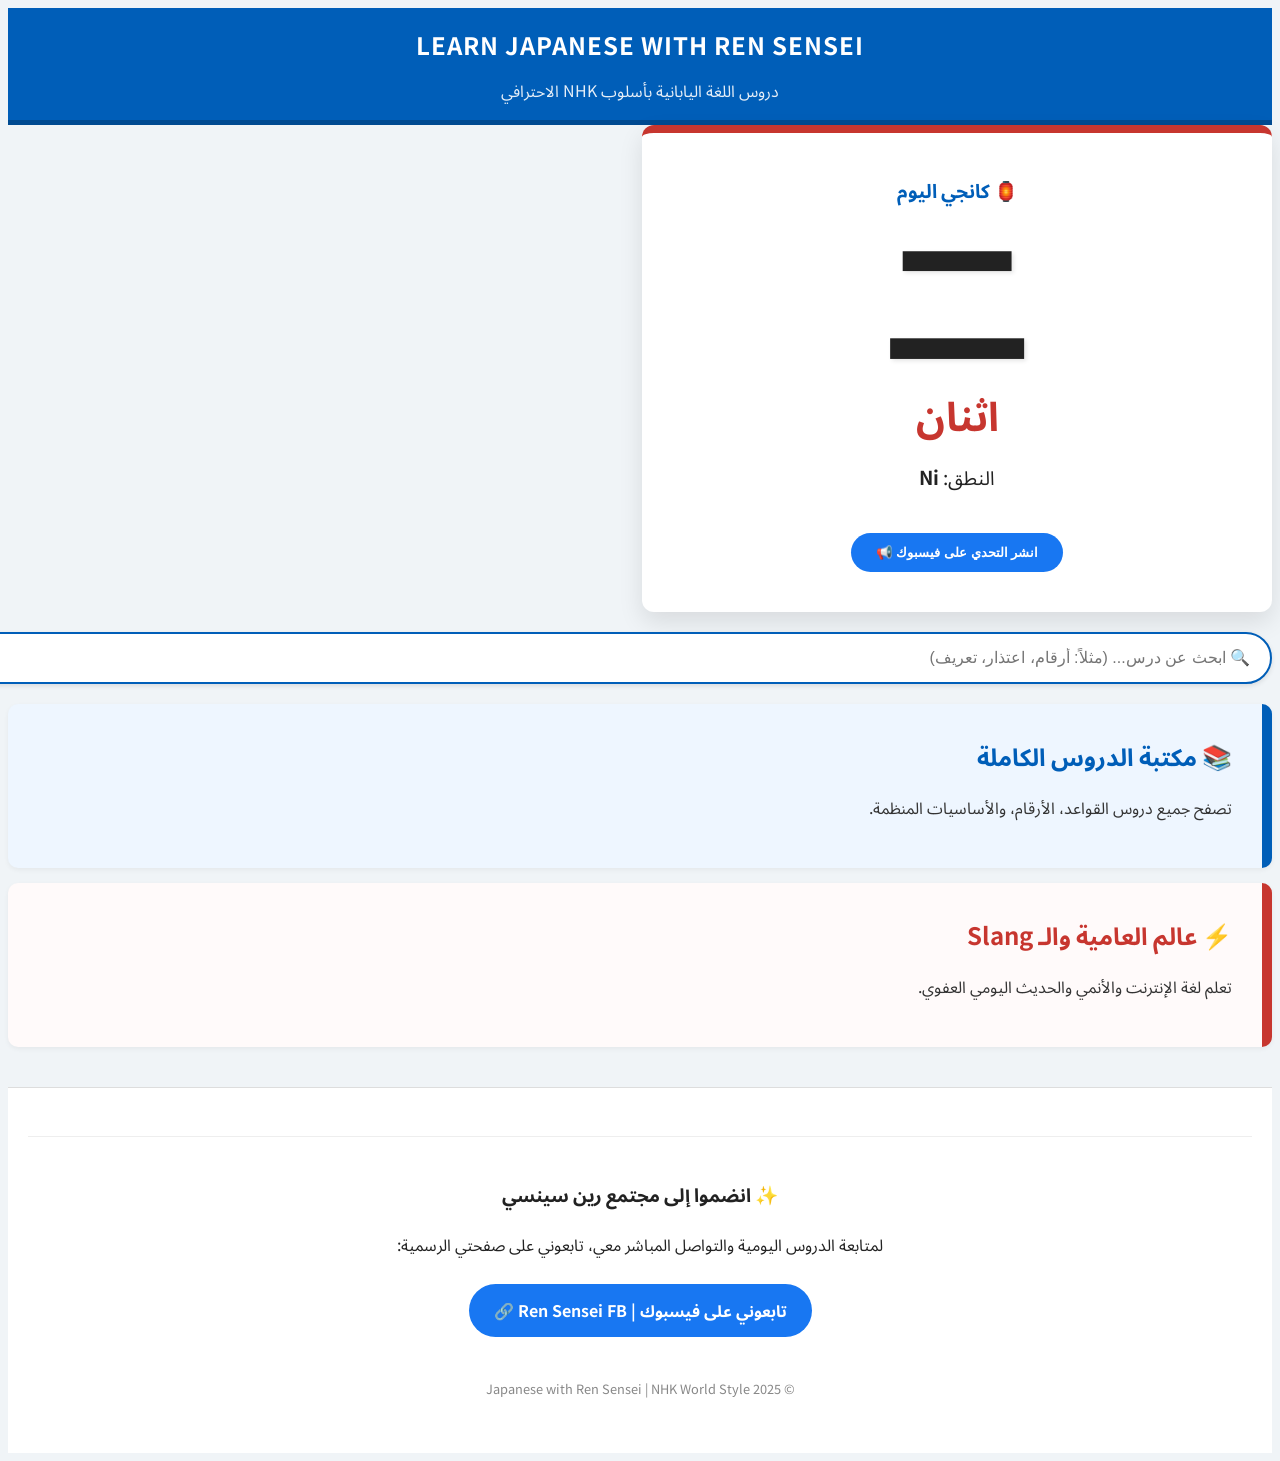
<file: index.html>
<!DOCTYPE html>
<html lang="ar">

<head>
    <meta charset="UTF-8">
    <meta name="viewport" content="width=device-width, initial-scale=1.0">
    <title>Japanese with Ren Sensei | NHK Style</title>
    <link
        href="https://fonts.googleapis.com/css2?family=Noto+Sans+Arabic:wght@400;700&family=Noto+Sans+JP:wght@400;700&display=swap"
        rel="stylesheet">
    <link rel="stylesheet" href="style.css">
    <style>
        /* إضافة التعديل هنا مباشرة لضمان الحجم الكبير */
        .kanji-display {
            font-size: 150px !important;
        }
    </style>
</head>

<body>

    <header class="top-header">
        <div class="container">
            <h1>LEARN JAPANESE WITH REN SENSEI</h1>
            <p dir="rtl" style="margin: 10px 0 0 0; opacity: 0.9;">دروس اللغة اليابانية بأسلوب NHK الاحترافي</p>
        </div>
    </header>

    <main class="container">
        <section class="kanji-day-container" dir="rtl">
            <div class="kanji-card">
                <div style="color: var(--nhk-blue); font-weight: bold; margin-bottom: 5px; font-size: 1.2rem;">🏮 كانجي
                    اليوم</div>
                <div class="kanji-display" id="kanjiCharacter">...</div>
                <h2 id="kanjiMeaning" style="color:var(--jp-red); margin: 0; font-size: 2.5rem;">...</h2>
                <p style="font-size: 1.2rem; margin-top: 10px;">النطق: <strong id="kanjiReading">...</strong></p>
                <button class="share-btn" onclick="shareToFB()" style="margin-top:20px;">انشر التحدي على فيسبوك
                    📢</button>
            </div>
        </section>

        <section class="search-section" dir="rtl">
            <input type="text" id="lessonSearch" placeholder="🔍 ابحث عن درس... (مثلاً: أرقام، اعتذار، تعريف)"
                onkeyup="filterLessons()">
        </section>

        <div class="lesson-grid" dir="rtl">

            <a href="lesson-hub.html" class="lesson-card"
                style="background: #eef6ff; border-right: 10px solid var(--nhk-blue); padding: 30px;">
                <h2 style="margin:0; color: var(--nhk-blue);">📚 مكتبة الدروس الكاملة</h2>
                <p>تصفح جميع دروس القواعد، الأرقام، والأساسيات المنظمة.</p>
            </a>

            <a href="slang-hub.html" class="lesson-card slang-hub-card" style="padding: 30px;">
                <h2 style="margin:0; color: var(--jp-red);">⚡ عالم العامية والـ Slang</h2>
                <p>تعلم لغة الإنترنت والأنمي والحديث اليومي العفوي.</p>
            </a>

        </div>
    </main>

    <footer class="footer-section" dir="rtl">
        <div class="container">
            <hr style="border: 0; border-top: 1px solid #eee; margin-bottom: 40px;">
            <h3>✨ انضموا إلى مجتمع رين سينسي</h3>
            <p>لمتابعة الدروس اليومية والتواصل المباشر معي، تابعوني على صفحتي الرسمية:</p>
            <a href="https://www.facebook.com/share/1HHhsEmRT9/" target="_blank" class="fb-footer-btn">
                تابعوني على فيسبوك | Ren Sensei FB 🔗
            </a>
            <p style="margin-top: 40px; font-size: 0.8rem; color: #888;">&copy; 2025 Japanese with Ren Sensei | NHK
                World Style</p>
        </div>
    </footer>

    <script>
        const kanjiList = [
            { char: "一", mean: "واحد", read: "Ichi" }, { char: "二", mean: "اثنان", read: "Ni" },
            { char: "三", mean: "ثلاثة", read: "San" }, { char: "日", mean: "يوم", read: "Hi" },
            { char: "月", mean: "قمر", read: "Tsuki" }, { char: "大", mean: "كبير", read: "Dai" },
            { char: "木", mean: "شجرة", read: "Ki" }, { char: "山", mean: "جبل", read: "Yama" }
        ];

        function updateDailyKanji() {
            var today = new Date();
            var index = (today.getFullYear() + today.getMonth() + today.getDate()) % kanjiList.length;
            var k = kanjiList[index];
            document.getElementById('kanjiCharacter').innerText = k.char;
            document.getElementById('kanjiMeaning').innerText = k.mean;
            document.getElementById('kanjiReading').innerText = k.read;
        }

        function filterLessons() {
            var input = document.getElementById('lessonSearch').value.toLowerCase();
            var cards = document.querySelectorAll('.lesson-card');
            cards.forEach(function (card) {
                var text = card.innerText.toLowerCase();
                card.style.display = text.indexOf(input) > -1 ? "block" : "none";
            });
        }

        function shareToFB() {
            var k = document.getElementById('kanjiCharacter').innerText;
            var m = document.getElementById('kanjiMeaning').innerText;
            var myPageUrl = "https://www.facebook.com/share/1HHhsEmRT9/";
            var text = "تحدي كانجي اليوم من رين سينسي: " + k + " ومعناه: " + m;
            window.open("https://www.facebook.com/sharer/sharer.php?u=" + encodeURIComponent(myPageUrl) + "&quote=" + encodeURIComponent(text), "_blank");
        }

        window.onload = function () {
            updateDailyKanji();
            var completed = JSON.parse(localStorage.getItem('completedLessons') || "[]");
            document.querySelectorAll('.lesson-card').forEach(function (card) {
                var href = card.getAttribute('href');
                if (completed.indexOf(href) > -1) {
                    card.classList.add('is-done');
                }
            });
        };
    </script>
</body>

</html>
</file>
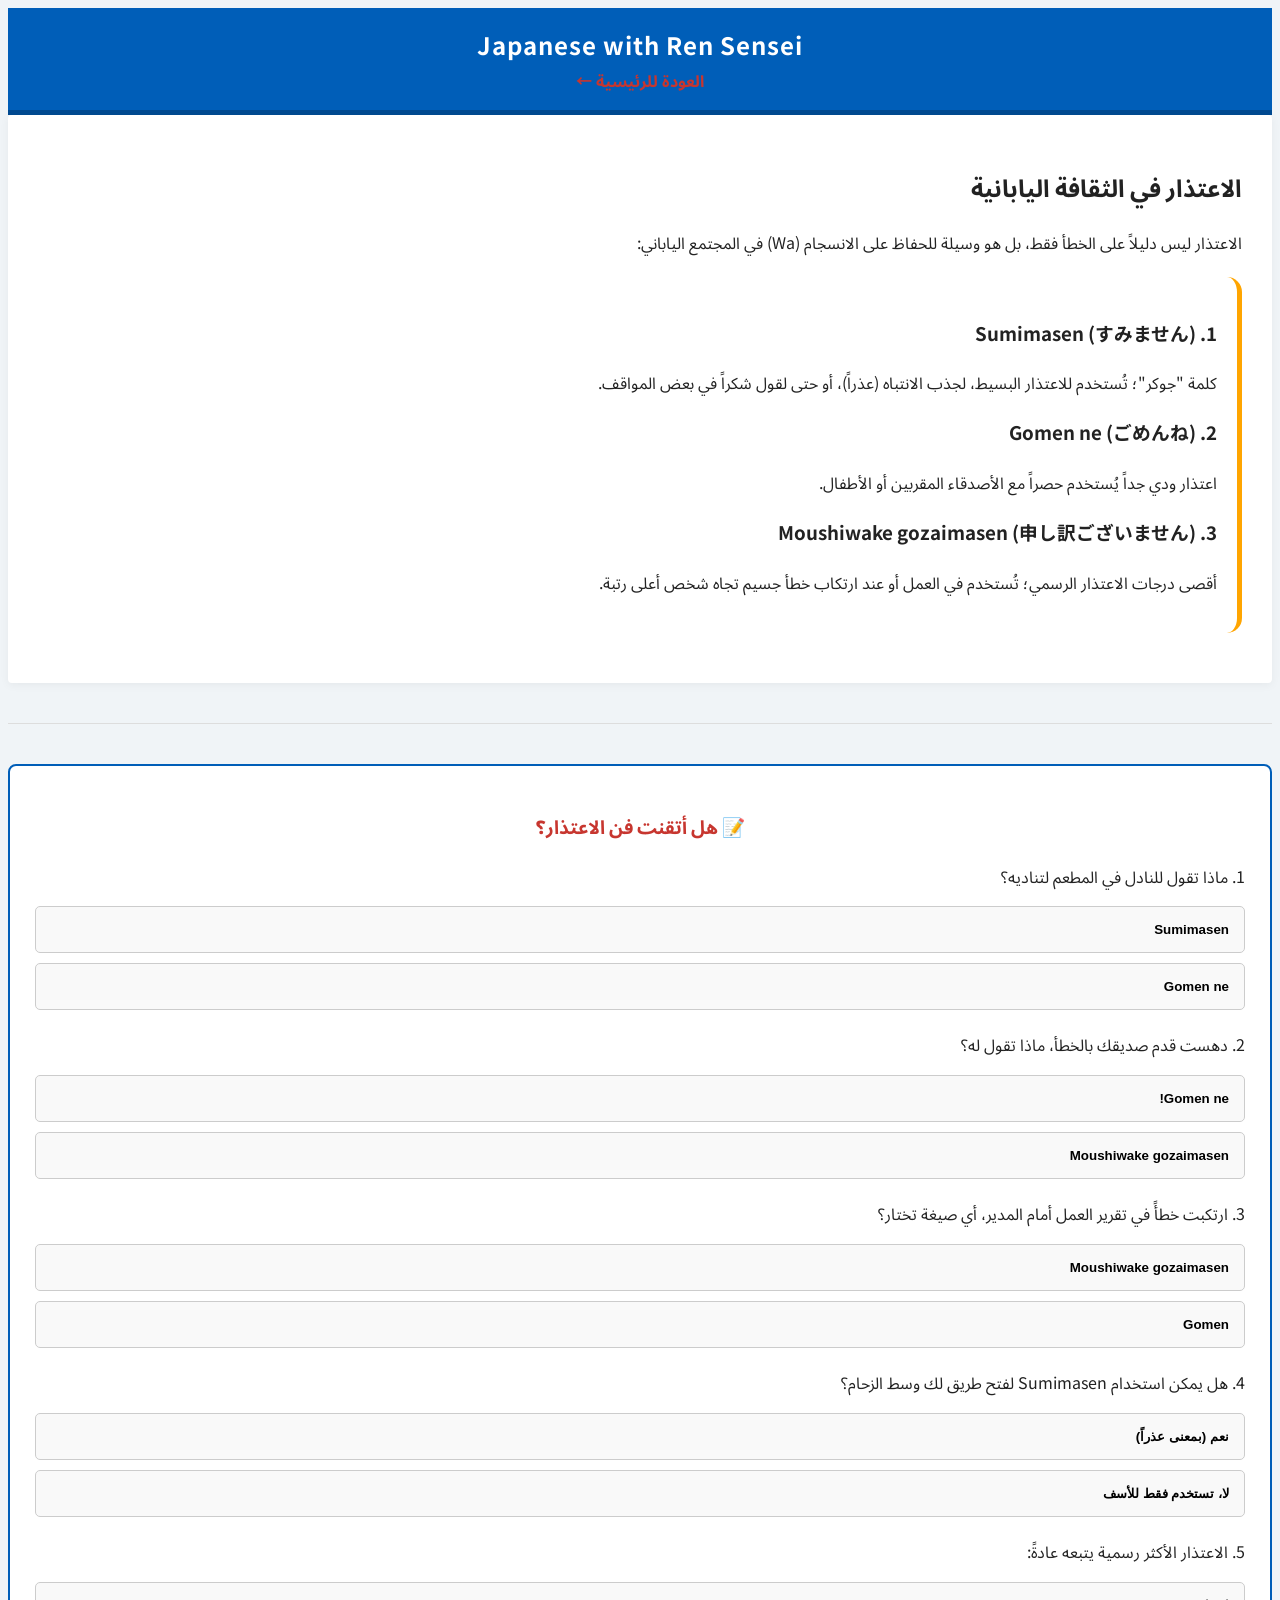
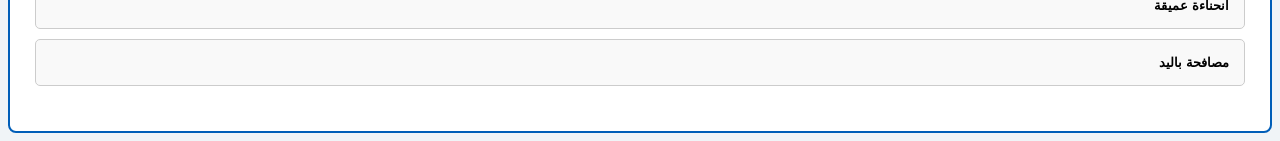
<file: apology.html>
<!DOCTYPE html>
<html lang="ar">

<head>
    <meta charset="UTF-8">
    <meta name="viewport" content="width=device-width, initial-scale=1.0">
    <title>فن الاعتذار باليابانية | رين سينسي</title>
    <link
        href="https://fonts.googleapis.com/css2?family=Noto+Sans+Arabic:wght@400;700&family=Noto+Sans+JP:wght@400;700&display=swap"
        rel="stylesheet">
    <link rel="stylesheet" href="style.css">
</head>

<body>

    <header class="top-header">
        <div class="container">
            <div class="brand">
                <h1>Japanese with Ren Sensei</h1>
                <a href="index.html" style="text-decoration: none; color: var(--jp-red); font-weight: bold;">← العودة
                    للرئيسية</a>
            </div>
        </div>
    </header>

    <main class="container" dir="rtl">
        <article class="lesson-content">
            <h2>الاعتذار في الثقافة اليابانية</h2>
            <p>الاعتذار ليس دليلاً على الخطأ فقط، بل هو وسيلة للحفاظ على الانسجام (Wa) في المجتمع الياباني:</p>

            <div
                style="background: white; padding: 20px; border-radius: 15px; border-right: 5px solid #ffa500; margin: 20px 0;">
                <h3>1. Sumimasen (すみません)</h3>
                <p>كلمة "جوكر"؛ تُستخدم للاعتذار البسيط، لجذب الانتباه (عذراً)، أو حتى لقول شكراً في بعض المواقف.</p>

                <h3>2. Gomen ne (ごめんね)</h3>
                <p>اعتذار ودي جداً يُستخدم حصراً مع الأصدقاء المقربين أو الأطفال.</p>

                <h3>3. Moushiwake gozaimasen (申し訳ございません)</h3>
                <p>أقصى درجات الاعتذار الرسمي؛ تُستخدم في العمل أو عند ارتكاب خطأ جسيم تجاه شخص أعلى رتبة.</p>
            </div>
        </article>

        <hr style="margin: 40px 0; border: 0; border-top: 1px solid #ddd;">

        <section class="quiz-section">
            <h3 style="text-align: center; color: var(--jp-red);">📝 هل أتقنت فن الاعتذار؟</h3>

            <div id="quiz-area">
                <div class="quiz-item" style="margin-bottom: 20px;">
                    <p>1. ماذا تقول للنادل في المطعم لتناديه؟</p>
                    <button class="quiz-option" onclick="processQuiz(this, true)">Sumimasen</button>
                    <button class="quiz-option" onclick="processQuiz(this, false)">Gomen ne</button>
                </div>

                <div class="quiz-item" style="margin-bottom: 20px;">
                    <p>2. دهست قدم صديقك بالخطأ، ماذا تقول له؟</p>
                    <button class="quiz-option" onclick="processQuiz(this, true)">Gomen ne!</button>
                    <button class="quiz-option" onclick="processQuiz(this, false)">Moushiwake gozaimasen</button>
                </div>

                <div class="quiz-item" style="margin-bottom: 20px;">
                    <p>3. ارتكبت خطأً في تقرير العمل أمام المدير، أي صيغة تختار؟</p>
                    <button class="quiz-option" onclick="processQuiz(this, true)">Moushiwake gozaimasen</button>
                    <button class="quiz-option" onclick="processQuiz(this, false)">Gomen</button>
                </div>

                <div class="quiz-item" style="margin-bottom: 20px;">
                    <p>4. هل يمكن استخدام Sumimasen لفتح طريق لك وسط الزحام؟</p>
                    <button class="quiz-option" onclick="processQuiz(this, true)">نعم (بمعنى عذراً)</button>
                    <button class="quiz-option" onclick="processQuiz(this, false)">لا، تستخدم فقط للأسف</button>
                </div>

                <div class="quiz-item" style="margin-bottom: 20px;">
                    <p>5. الاعتذار الأكثر رسمية يتبعه عادةً:</p>
                    <button class="quiz-option" onclick="processQuiz(this, true)">انحناءة عميقة</button>
                    <button class="quiz-option" onclick="processQuiz(this, false)">مصافحة باليد</button>
                </div>
            </div>

            <div id="quiz-msg"
                style="text-align: center; margin-top: 20px; font-size: 1.5rem; font-weight: bold; color: var(--success);">
            </div>
        </section>
    </main>

    <script>
        let score = 0;
        const currentPage = "apology.html";
        function processQuiz(btn, isCorrect) {
            if (isCorrect && !btn.classList.contains('correct')) {
                btn.classList.add('correct');
                btn.parentElement.querySelectorAll('.quiz-option').forEach(b => b.style.pointerEvents = 'none');

                score++;

                if (score >= 5) {
                    document.getElementById('quiz-msg').innerHTML = "أحسنت عمل رائع 👏🏻";
                    saveProgress(currentPage);
                }
            } else if (!isCorrect) {
                btn.classList.add('wrong');
                setTimeout(() => btn.classList.remove('wrong'), 500);
            }
        }

        function saveProgress(filename) {
            let list = JSON.parse(localStorage.getItem('completedLessons') || "[]");
            if (!list.includes(filename)) {
                list.push(filename);
                localStorage.setItem('completedLessons', JSON.stringify(list));
            }
        }
    </script>

</body>

</html>
</file>
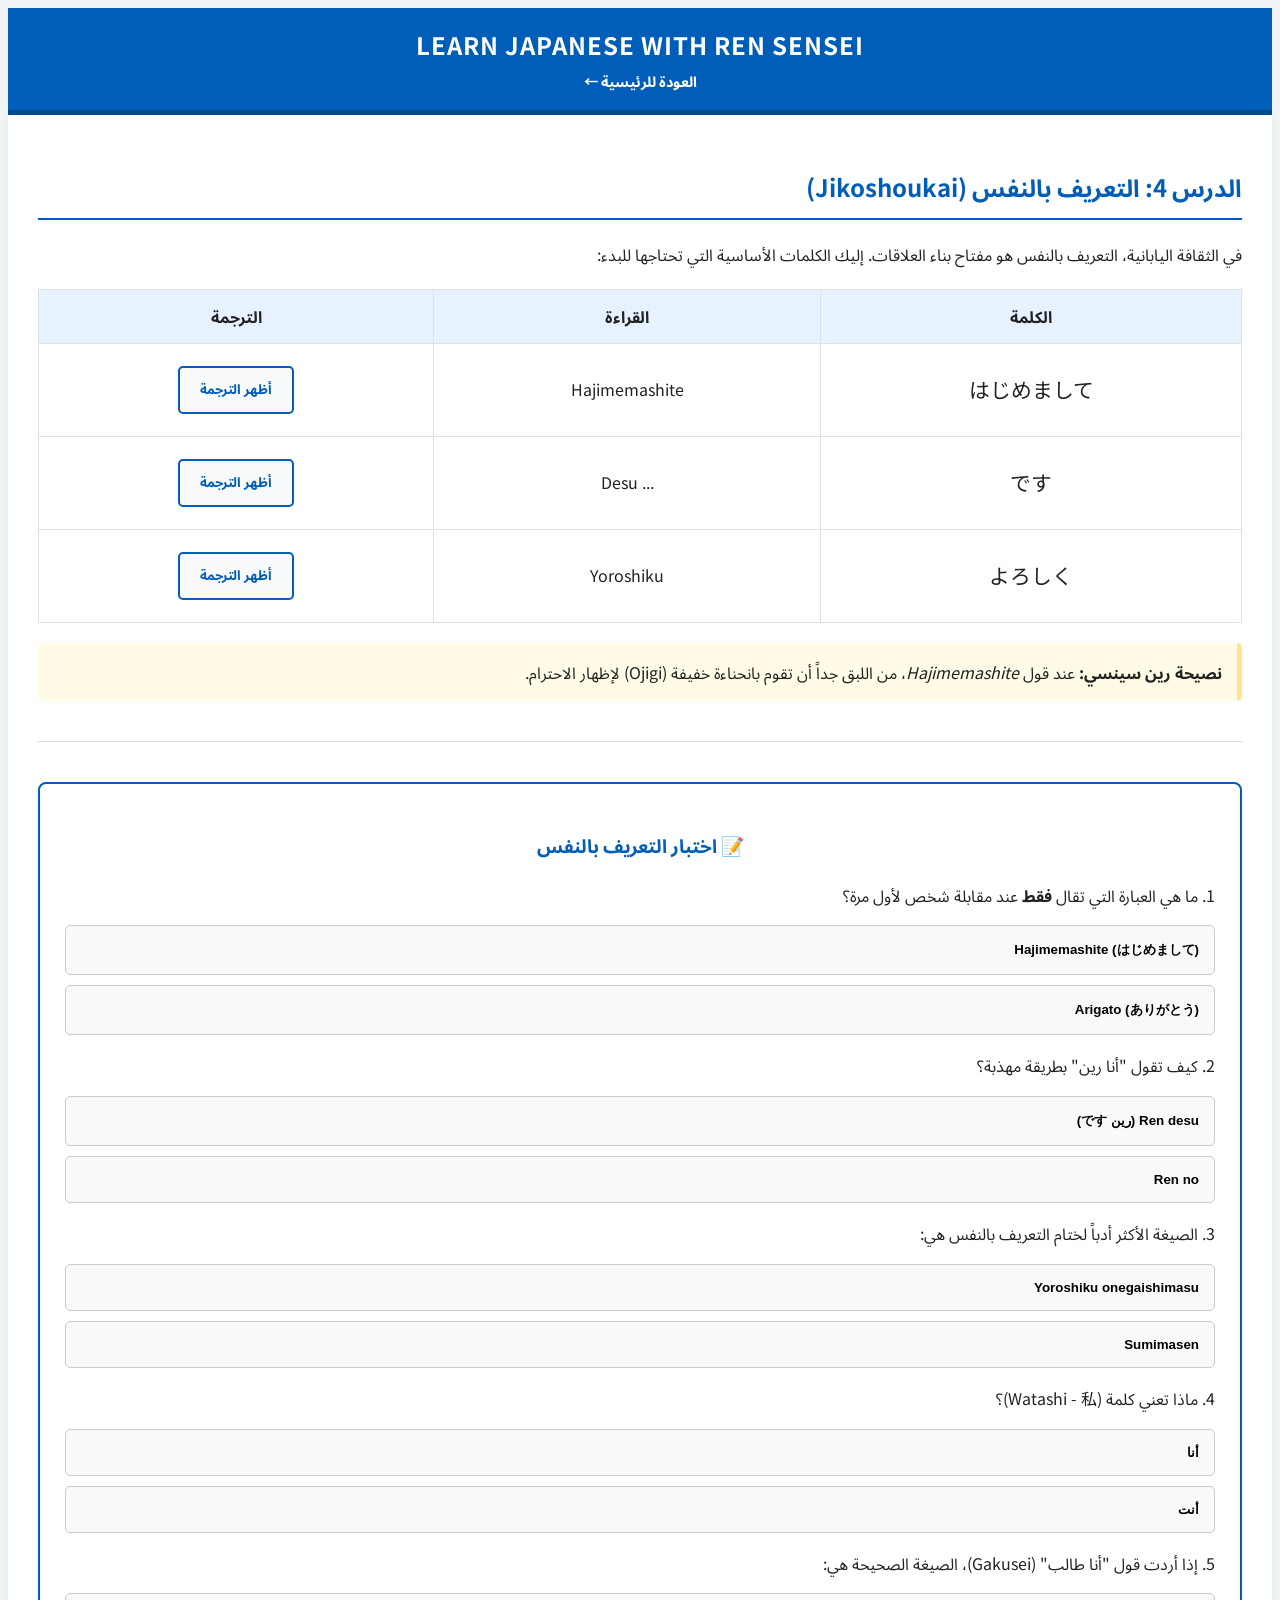
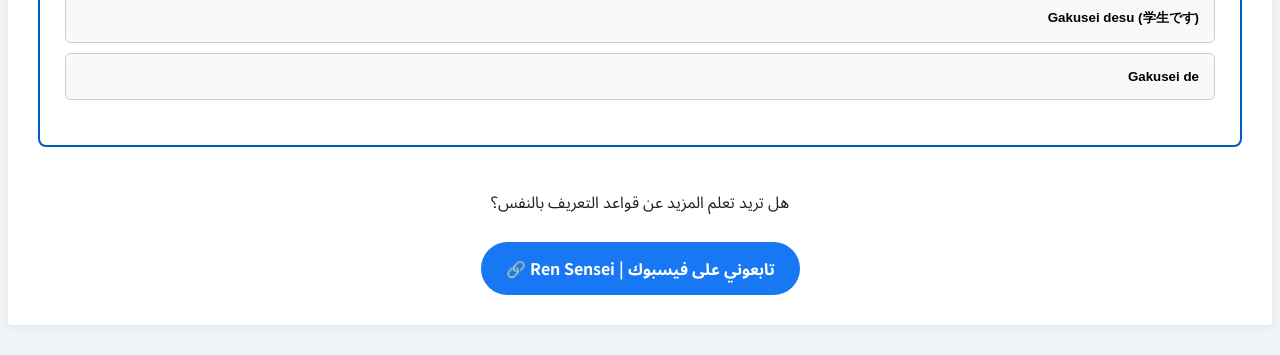
<file: intro.html>
<!DOCTYPE html>
<html lang="ar">

<head>
    <meta charset="UTF-8">
    <meta name="viewport" content="width=device-width, initial-scale=1.0">
    <title>الدرس 4: التعريف بالنفس | رين سينسي</title>
    <link
        href="https://fonts.googleapis.com/css2?family=Noto+Sans+Arabic:wght@400;700&family=Noto+Sans+JP:wght@400;700&display=swap"
        rel="stylesheet">
    <link rel="stylesheet" href="style.css">
</head>

<body>

    <header class="top-header">
        <div class="container">
            <h1>LEARN JAPANESE WITH REN SENSEI</h1>
            <a href="index.html" style="text-decoration: none; color: white; font-weight: bold; font-size: 0.9rem;">←
                العودة للرئيسية</a>
        </div>
    </header>

    <main class="container" dir="rtl">
        <article class="lesson-content">
            <h2 style="color: var(--nhk-blue); border-bottom: 2px solid var(--nhk-blue); padding-bottom: 10px;">الدرس 4:
                التعريف بالنفس (Jikoshoukai)</h2>

            <p>في الثقافة اليابانية، التعريف بالنفس هو مفتاح بناء العلاقات. إليك الكلمات الأساسية التي تحتاجها للبدء:
            </p>

            <table class="vocab-table">
                <thead>
                    <tr>
                        <th>الكلمة</th>
                        <th>القراءة</th>
                        <th>الترجمة</th>
                    </tr>
                </thead>
                <tbody>
                    <tr>
                        <td style="font-size: 1.3rem;">はじめまして</td>
                        <td>Hajimemashite</td>
                        <td>
                            <button class="show-translation-btn" onclick="toggleTranslation(this)">أظهر الترجمة</button>
                            <div class="translation-text">تشرفنا / سعدت بلقائك</div>
                        </td>
                    </tr>
                    <tr>
                        <td style="font-size: 1.3rem;">です</td>
                        <td>... Desu</td>
                        <td>
                            <button class="show-translation-btn" onclick="toggleTranslation(this)">أظهر الترجمة</button>
                            <div class="translation-text">أنا أكون ... (لذكر الاسم)</div>
                        </td>
                    </tr>
                    <tr>
                        <td style="font-size: 1.3rem;">よろしく</td>
                        <td>Yoroshiku</td>
                        <td>
                            <button class="show-translation-btn" onclick="toggleTranslation(this)">أظهر الترجمة</button>
                            <div class="translation-text">لنكن على علاقة طيبة</div>
                        </td>
                    </tr>
                </tbody>
            </table>

            <div
                style="background: #fffbe6; padding: 15px; border-right: 5px solid #ffe58f; margin: 20px 0; border-radius: 5px;">
                <strong>نصيحة رين سينسي:</strong> عند قول <em>Hajimemashite</em>، من اللبق جداً أن تقوم بانحناءة خفيفة
                (Ojigi) لإظهار الاحترام.
            </div>

            <hr style="margin: 40px 0; border: 0; border-top: 1px solid #ddd;">

            <section class="quiz-section">
                <h3 style="color: var(--nhk-blue); text-align: center;">📝 اختبار التعريف بالنفس</h3>
                <div id="quiz-area">
                    <p>1. ما هي العبارة التي تقال <strong>فقط</strong> عند مقابلة شخص لأول مرة؟</p>
                    <button class="quiz-option" onclick="processQuiz(this, true)">Hajimemashite (はじめまして)</button>
                    <button class="quiz-option" onclick="processQuiz(this, false)">Arigato (ありがとう)</button>

                    <p>2. كيف تقول "أنا رين" بطريقة مهذبة؟</p>
                    <button class="quiz-option" onclick="processQuiz(this, true)">Ren desu (رين です)</button>
                    <button class="quiz-option" onclick="processQuiz(this, false)">Ren no</button>

                    <p>3. الصيغة الأكثر أدباً لختام التعريف بالنفس هي:</p>
                    <button class="quiz-option" onclick="processQuiz(this, true)">Yoroshiku onegaishimasu</button>
                    <button class="quiz-option" onclick="processQuiz(this, false)">Sumimasen</button>
                    <p>4. ماذا تعني كلمة (Watashi - 私)؟</p>
                    <button class="quiz-option" onclick="processQuiz(this, true)">أنا</button>
                    <button class="quiz-option" onclick="processQuiz(this, false)">أنت</button>

                    <p>5. إذا أردت قول "أنا طالب" (Gakusei)، الصيغة الصحيحة هي:</p>
                    <button class="quiz-option" onclick="processQuiz(this, true)">Gakusei desu (学生です)</button>
                    <button class="quiz-option" onclick="processQuiz(this, false)">Gakusei de</button>
                </div>

                <div id="quiz-msg"
                    style="text-align: center; margin-top: 20px; font-size: 1.5rem; font-weight: bold; color: var(--success);">
                </div>
            </section>

            <div style="text-align: center; margin-top: 40px;">
                <p>هل تريد تعلم المزيد عن قواعد التعريف بالنفس؟</p>
                <a href="https://www.facebook.com/share/1HHhsEmRT9/" target="_blank" class="fb-footer-btn">
                    تابعوني على فيسبوك | Ren Sensei 🔗
                </a>
            </div>
        </article>
    </main>

    <script>
        let score = 0;
        const currentPage = "intro.html";

        // وظيفة أظهر/إخفاء الترجمة
        function toggleTranslation(btn) {
            const translation = btn.nextElementSibling;
            if (translation.style.display === "block") {
                translation.style.display = "none";
                btn.innerText = "أظهر الترجمة";
            } else {
                translation.style.display = "block";
                btn.innerText = "إخفاء الترجمة";
            }
        }

        // وظيفة معالجة الاختبار
        function processQuiz(btn, isCorrect) {
            if (isCorrect && !btn.classList.contains('correct')) {
                btn.classList.add('correct');
                btn.parentElement.querySelectorAll('.quiz-option').forEach(b => b.style.pointerEvents = 'none');
                score++;
                if (score >= 5) {
                    document.getElementById('quiz-msg').innerHTML = "أحسنت عمل رائع 👏🏻";
                    saveProgress(currentPage);
                }
            } else if (!isCorrect) {
                btn.classList.add('wrong');
                setTimeout(() => btn.classList.remove('wrong'), 500);
            }
        }

        // حفظ التقدم
        function saveProgress(filename) {
            let list = JSON.parse(localStorage.getItem('completedLessons') || "[]");
            if (!list.includes(filename)) {
                list.push(filename);
                localStorage.setItem('completedLessons', JSON.stringify(list));
            }
        }
    </script>

</body>

</html>
</file>
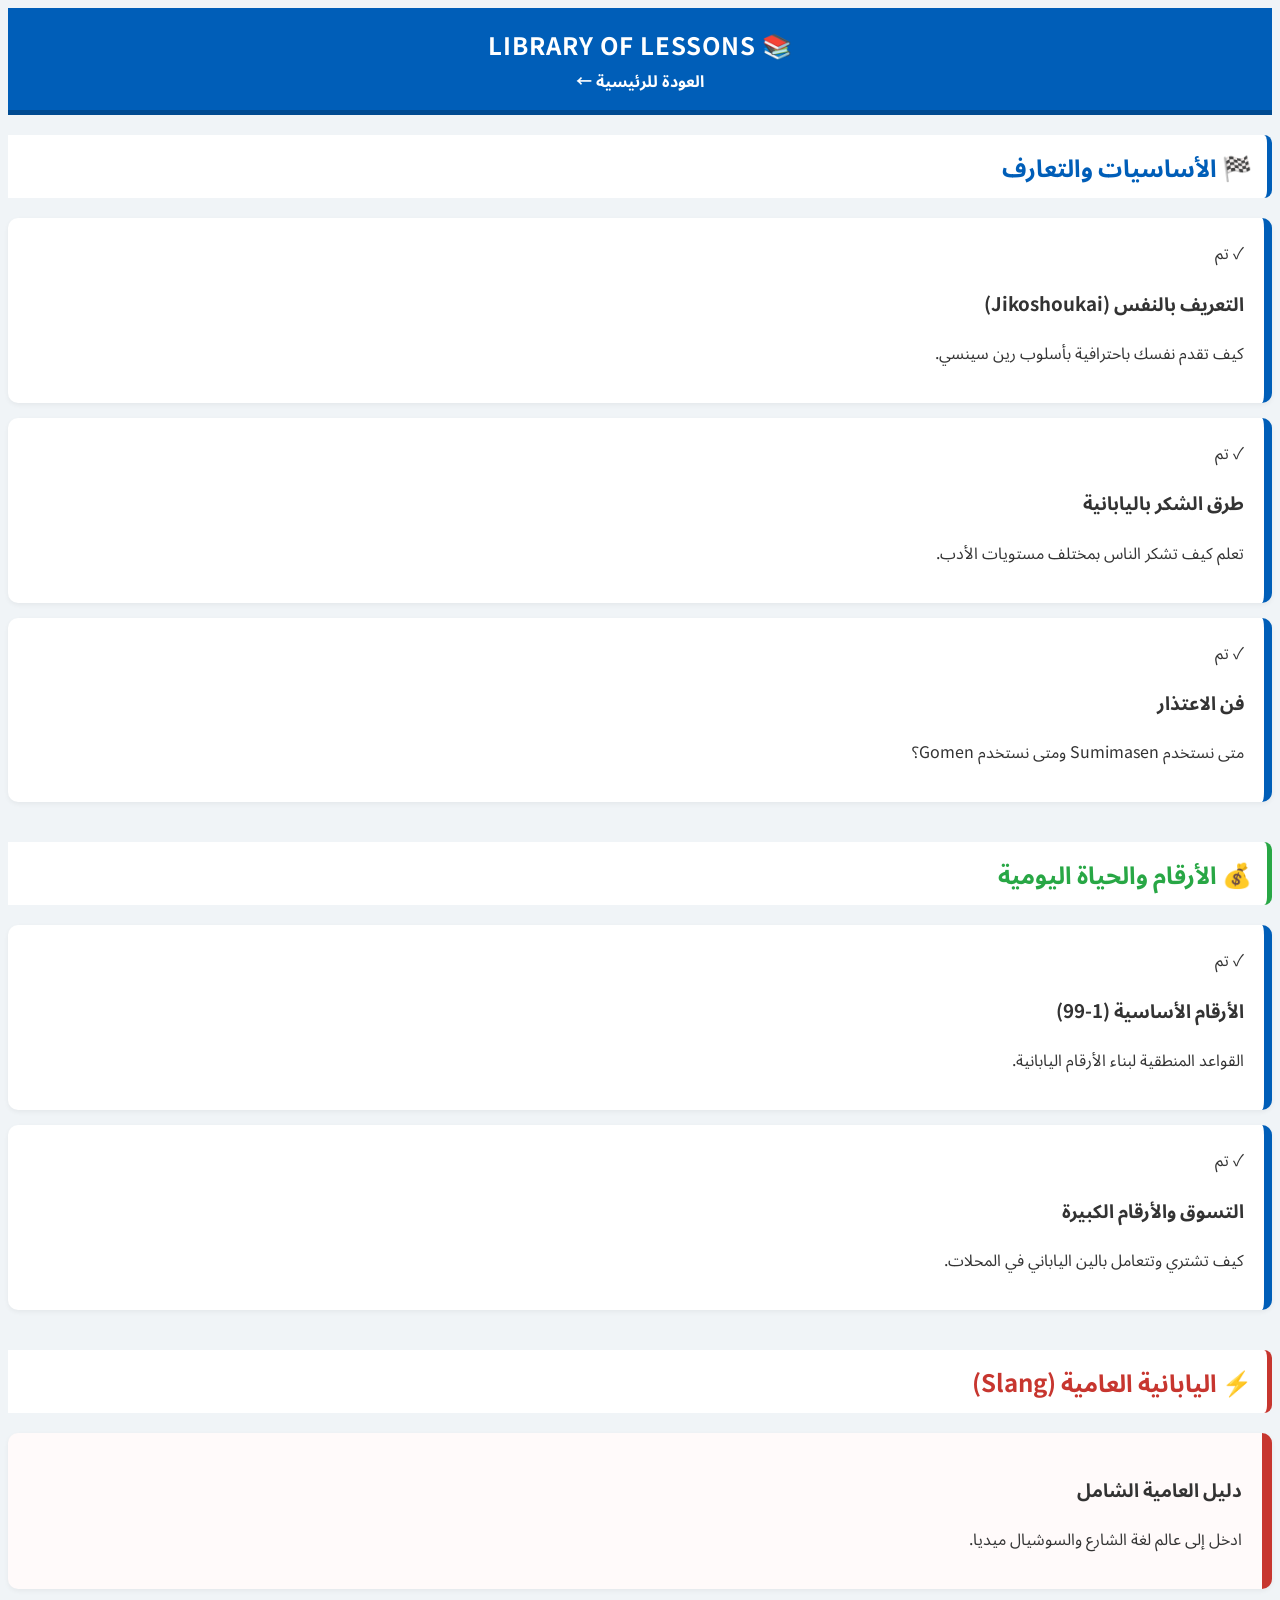
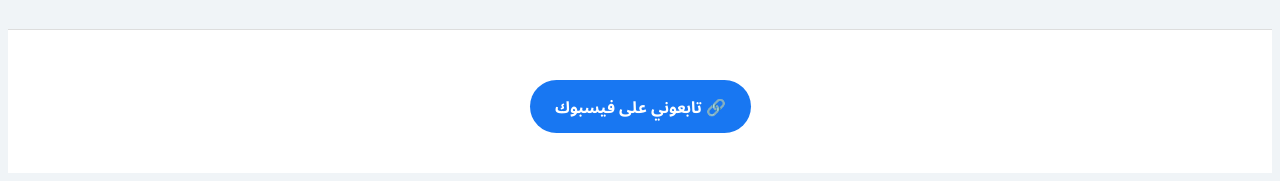
<file: lesson-hub.html>
<!DOCTYPE html>
<html lang="ar">

<head>
    <meta charset="UTF-8">
    <meta name="viewport" content="width=device-width, initial-scale=1.0">
    <title>فهرس الدروس | رين سينسي</title>
    <link
        href="https://fonts.googleapis.com/css2?family=Noto+Sans+Arabic:wght@400;700&family=Noto+Sans+JP:wght@400;700&display=swap"
        rel="stylesheet">
    <link rel="stylesheet" href="style.css">
</head>

<body>

    <header class="top-header">
        <div class="container">
            <h1>LIBRARY OF LESSONS 📚</h1>
            <a href="index.html" style="text-decoration: none; color: white; font-weight: bold;">← العودة للرئيسية</a>
        </div>
    </header>

    <main class="container" dir="rtl">

        <section class="hub-category">
            <h2 style="color: var(--nhk-blue); border-right: 5px solid var(--nhk-blue); padding-right: 15px;">🏁
                الأساسيات والتعارف</h2>
            <div class="lesson-grid">
                <a href="intro.html" class="lesson-card">
                    <span class="completed-badge">✓ تم</span>
                    <h3>التعريف بالنفس (Jikoshoukai)</h3>
                    <p>كيف تقدم نفسك باحترافية بأسلوب رين سينسي.</p>
                </a>
                <a href="thank-you.html" class="lesson-card">
                    <span class="completed-badge">✓ تم</span>
                    <h3>طرق الشكر باليابانية</h3>
                    <p>تعلم كيف تشكر الناس بمختلف مستويات الأدب.</p>
                </a>
                <a href="apology.html" class="lesson-card">
                    <span class="completed-badge">✓ تم</span>
                    <h3>فن الاعتذار</h3>
                    <p>متى نستخدم Sumimasen ومتى نستخدم Gomen؟</p>
                </a>
            </div>
        </section>

        <section class="hub-category" style="margin-top: 40px;">
            <h2 style="color: #28a745; border-right: 5px solid #28a745; padding-right: 15px;">💰 الأرقام والحياة اليومية
            </h2>
            <div class="lesson-grid">
                <a href="numbers.html" class="lesson-card">
                    <span class="completed-badge">✓ تم</span>
                    <h3>الأرقام الأساسية (1-99)</h3>
                    <p>القواعد المنطقية لبناء الأرقام اليابانية.</p>
                </a>
                <a href="shopping.html" class="lesson-card">
                    <span class="completed-badge">✓ تم</span>
                    <h3>التسوق والأرقام الكبيرة</h3>
                    <p>كيف تشتري وتتعامل بالين الياباني في المحلات.</p>
                </a>
            </div>
        </section>

        <section class="hub-category" style="margin-top: 40px;">
            <h2 style="color: var(--jp-red); border-right: 5px solid var(--jp-red); padding-right: 15px;">⚡ اليابانية
                العامية (Slang)</h2>
            <div class="lesson-grid">
                <a href="slang-hub.html" class="lesson-card slang-hub-card">
                    <h3>دليل العامية الشامل</h3>
                    <p>ادخل إلى عالم لغة الشارع والسوشيال ميديا.</p>
                </a>
            </div>
        </section>

    </main>

    <footer class="footer-section">
        <div class="container">
            <a href="https://www.facebook.com/share/1HHhsEmRT9/" target="_blank" class="fb-footer-btn">تابعوني على
                فيسبوك 🔗</a>
        </div>
    </footer>

    <script>
        window.onload = function () {
            var completed = JSON.parse(localStorage.getItem('completedLessons') || "[]");
            document.querySelectorAll('.lesson-card').forEach(function (card) {
                var href = card.getAttribute('href');
                if (completed.indexOf(href) > -1) { card.classList.add('is-done'); }
            });
        };
    </script>
</body>

</html>
</file>
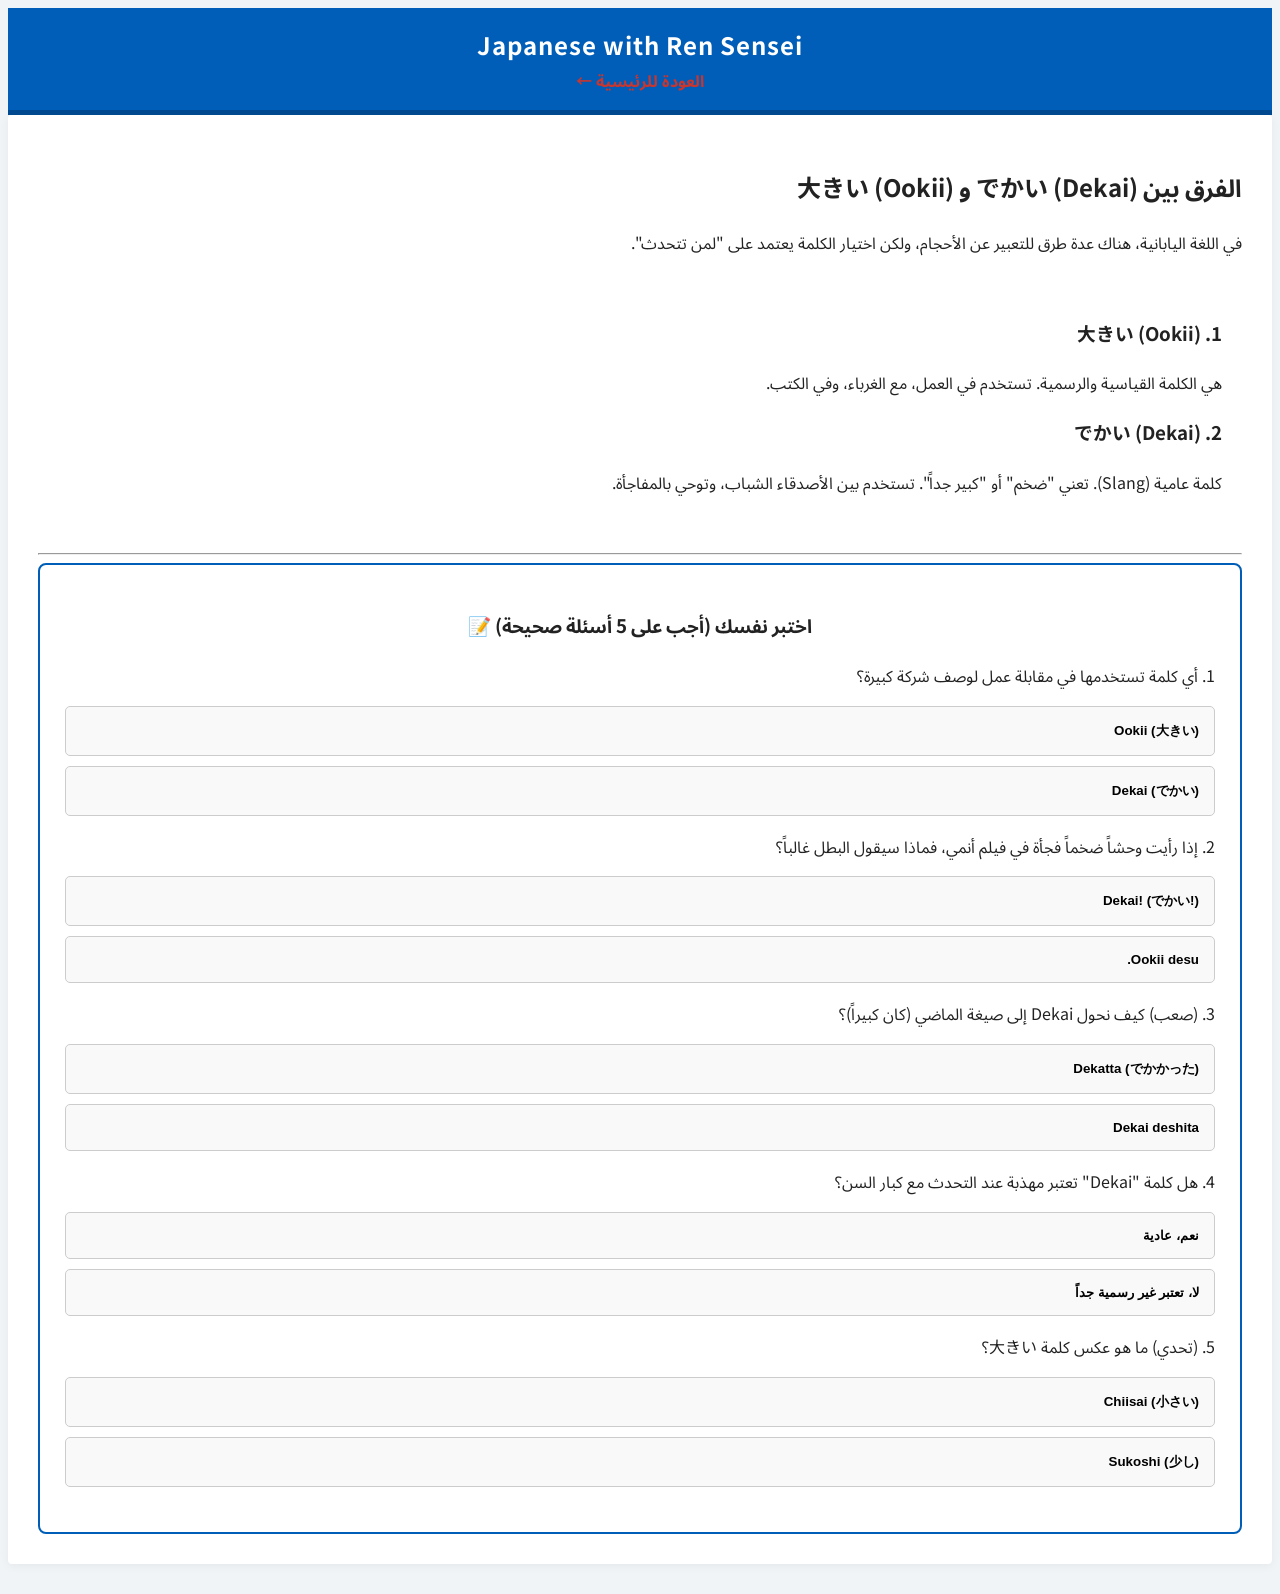
<file: lesson1.html>
<!DOCTYPE html>
<html lang="ar">

<head>
    <meta charset="UTF-8">
    <meta name="viewport" content="width=device-width, initial-scale=1.0">
    <title>كبير ضخم: でかい vs 大きい | رين سينسي</title>
    <link
        href="https://fonts.googleapis.com/css2?family=Noto+Sans+Arabic:wght@400;700&family=Noto+Sans+JP:wght@400;700&display=swap"
        rel="stylesheet">
    <link rel="stylesheet" href="style.css">
</head>

<body>

    <header class="top-header">
        <div class="container">
            <div class="brand">
                <h1>Japanese with Ren Sensei</h1>
                <a href="index.html" style="text-decoration: none; color: var(--jp-red); font-weight: bold;">← العودة
                    للرئيسية</a>
            </div>
        </div>
    </header>

    <main class="container" dir="rtl">
        <article class="lesson-content">
            <h2>الفرق بين でかい (Dekai) و 大きい (Ookii)</h2>
            <p>في اللغة اليابانية، هناك عدة طرق للتعبير عن الأحجام، ولكن اختيار الكلمة يعتمد على "لمن تتحدث".</p>

            <section style="background: white; padding: 20px; border-radius: 15px; margin: 20px 0;">
                <h3>1. 大きい (Ookii)</h3>
                <p>هي الكلمة القياسية والرسمية. تستخدم في العمل، مع الغرباء، وفي الكتب.</p>

                <h3>2. でかい (Dekai)</h3>
                <p>كلمة عامية (Slang). تعني "ضخم" أو "كبير جداً". تستخدم بين الأصدقاء الشباب، وتوحي بالمفاجأة.</p>
            </section>

            <hr>

            <section class="quiz-section">
                <h3 style="text-align: center;">اختبر نفسك (أجب على 5 أسئلة صحيحة) 📝</h3>

                <div id="quiz-container">
                    <div class="quiz-item">
                        <p>1. أي كلمة تستخدمها في مقابلة عمل لوصف شركة كبيرة؟</p>
                        <button class="quiz-option" onclick="processQuiz(this, true)">Ookii (大きい)</button>
                        <button class="quiz-option" onclick="processQuiz(this, false)">Dekai (でかい)</button>
                    </div>

                    <div class="quiz-item">
                        <p>2. إذا رأيت وحشاً ضخماً فجأة في فيلم أنمي، فماذا سيقول البطل غالباً؟</p>
                        <button class="quiz-option" onclick="processQuiz(this, true)">Dekai! (でかい!)</button>
                        <button class="quiz-option" onclick="processQuiz(this, false)">Ookii desu.</button>
                    </div>

                    <div class="quiz-item">
                        <p>3. (صعب) كيف نحول Dekai إلى صيغة الماضي (كان كبيراً)؟</p>
                        <button class="quiz-option" onclick="processQuiz(this, true)">Dekatta (でかかった)</button>
                        <button class="quiz-option" onclick="processQuiz(this, false)">Dekai deshita</button>
                    </div>

                    <div class="quiz-item">
                        <p>4. هل كلمة "Dekai" تعتبر مهذبة عند التحدث مع كبار السن؟</p>
                        <button class="quiz-option" onclick="processQuiz(this, false)">نعم، عادية</button>
                        <button class="quiz-option" onclick="processQuiz(this, true)">لا، تعتبر غير رسمية جداً</button>
                    </div>

                    <div class="quiz-item">
                        <p>5. (تحدي) ما هو عكس كلمة 大きい؟</p>
                        <button class="quiz-option" onclick="processQuiz(this, true)">Chiisai (小さい)</button>
                        <button class="quiz-option" onclick="processQuiz(this, false)">Sukoshi (少し)</button>
                    </div>
                </div>

                <div id="quiz-msg"
                    style="text-align: center; margin-top: 20px; font-weight: bold; color: var(--success);"></div>
            </section>
        </article>
    </main>

    <script>
        let score = 0;
        // نحصل على اسم الملف الحالي (lesson1.html)
        const currentPage = window.location.pathname.split("/").pop();

        function processQuiz(btn, isCorrect) {
            if (isCorrect && !btn.classList.contains('correct')) {
                btn.classList.add('correct');
                // تعطيل الأزرار الأخرى في نفس السؤال
                const parent = btn.parentElement;
                const buttons = parent.querySelectorAll('.quiz-option');
                buttons.forEach(b => b.style.pointerEvents = 'none');

                score++;

                if (score >= 5) {
                    document.getElementById('quiz-msg').innerHTML = "🎉 أحسنتِ يا رين سينسي! لقد أتممتِ الدرس بنجاح وتم تسجيل تقدمك.";
                    saveProgress(currentPage);
                }
            } else if (!isCorrect) {
                btn.classList.add('wrong');
                setTimeout(() => btn.classList.remove('wrong'), 500);
            }
        }

        function saveProgress(filename) {
            let list = JSON.parse(localStorage.getItem('completedLessons') || "[]");
            if (!list.includes(filename)) {
                list.push(filename);
                localStorage.setItem('completedLessons', JSON.stringify(list));
            }
        }
    </script>

</body>

</html>
</file>
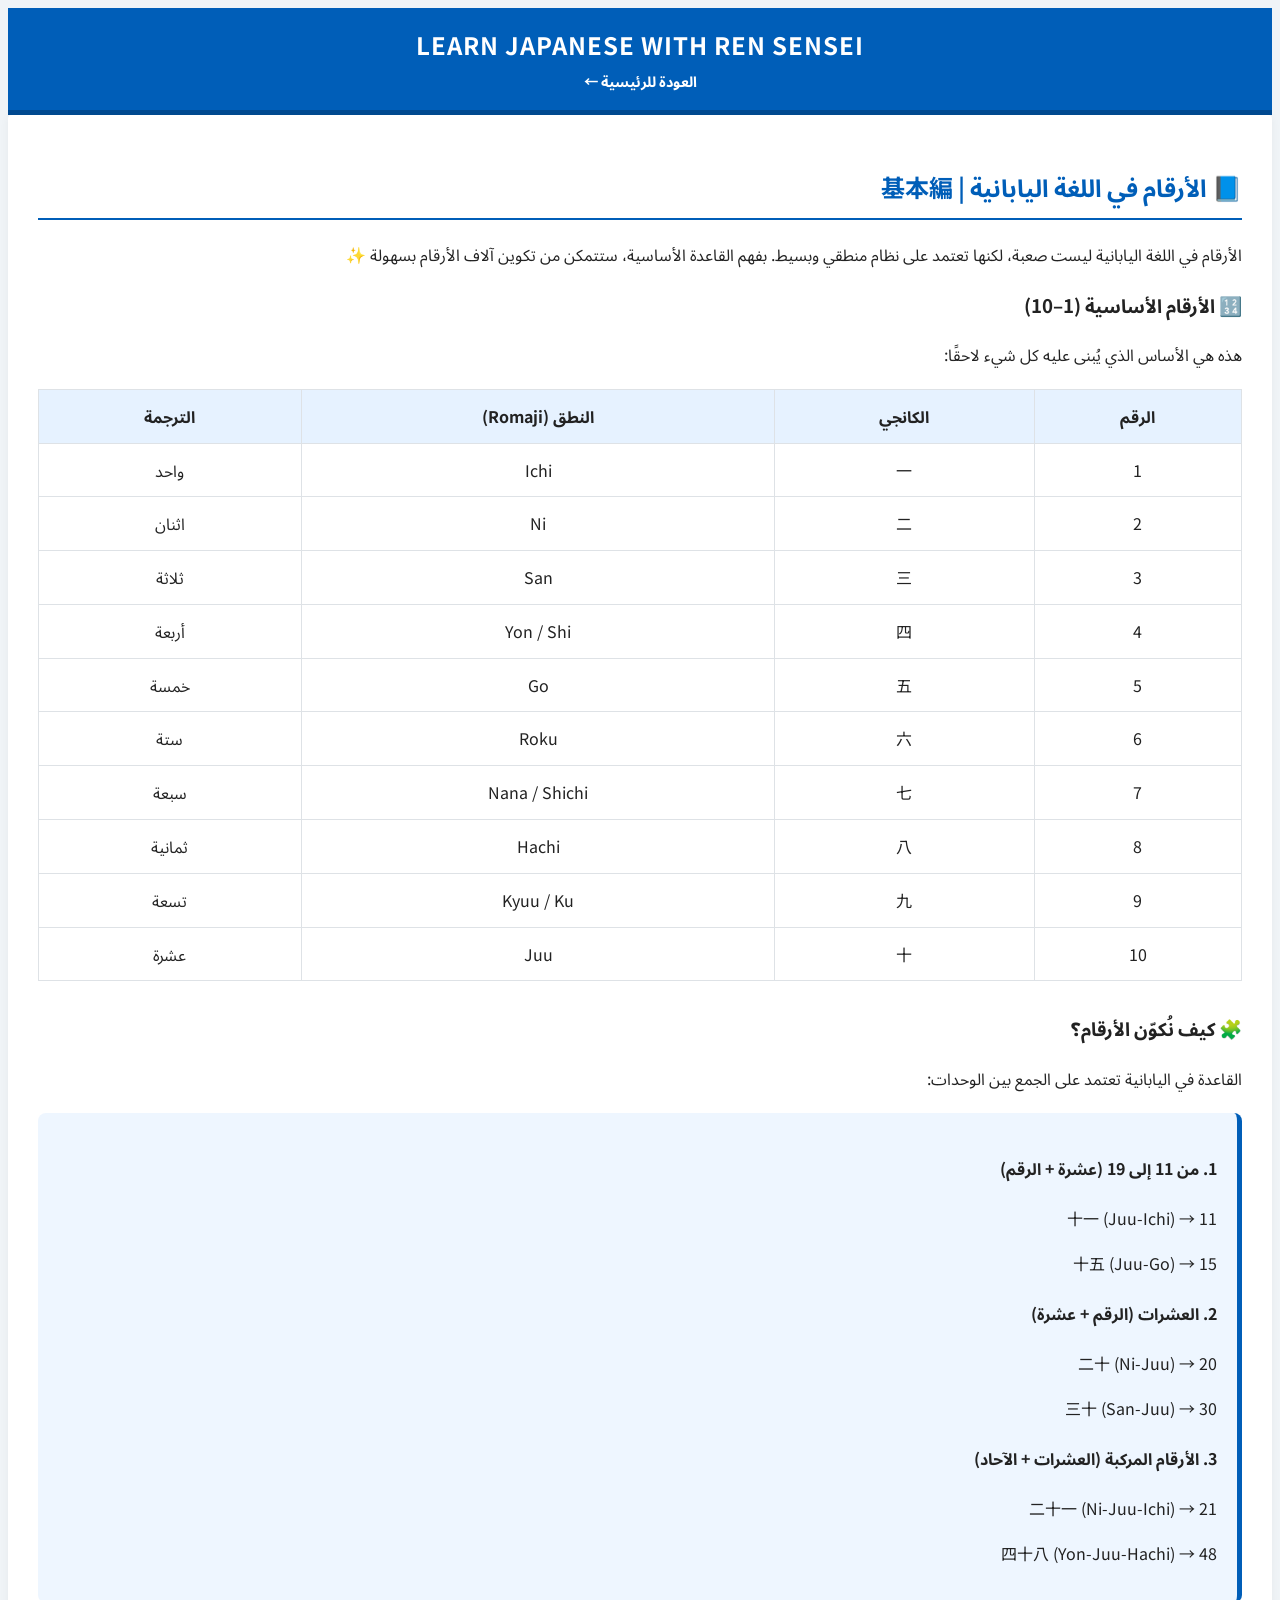
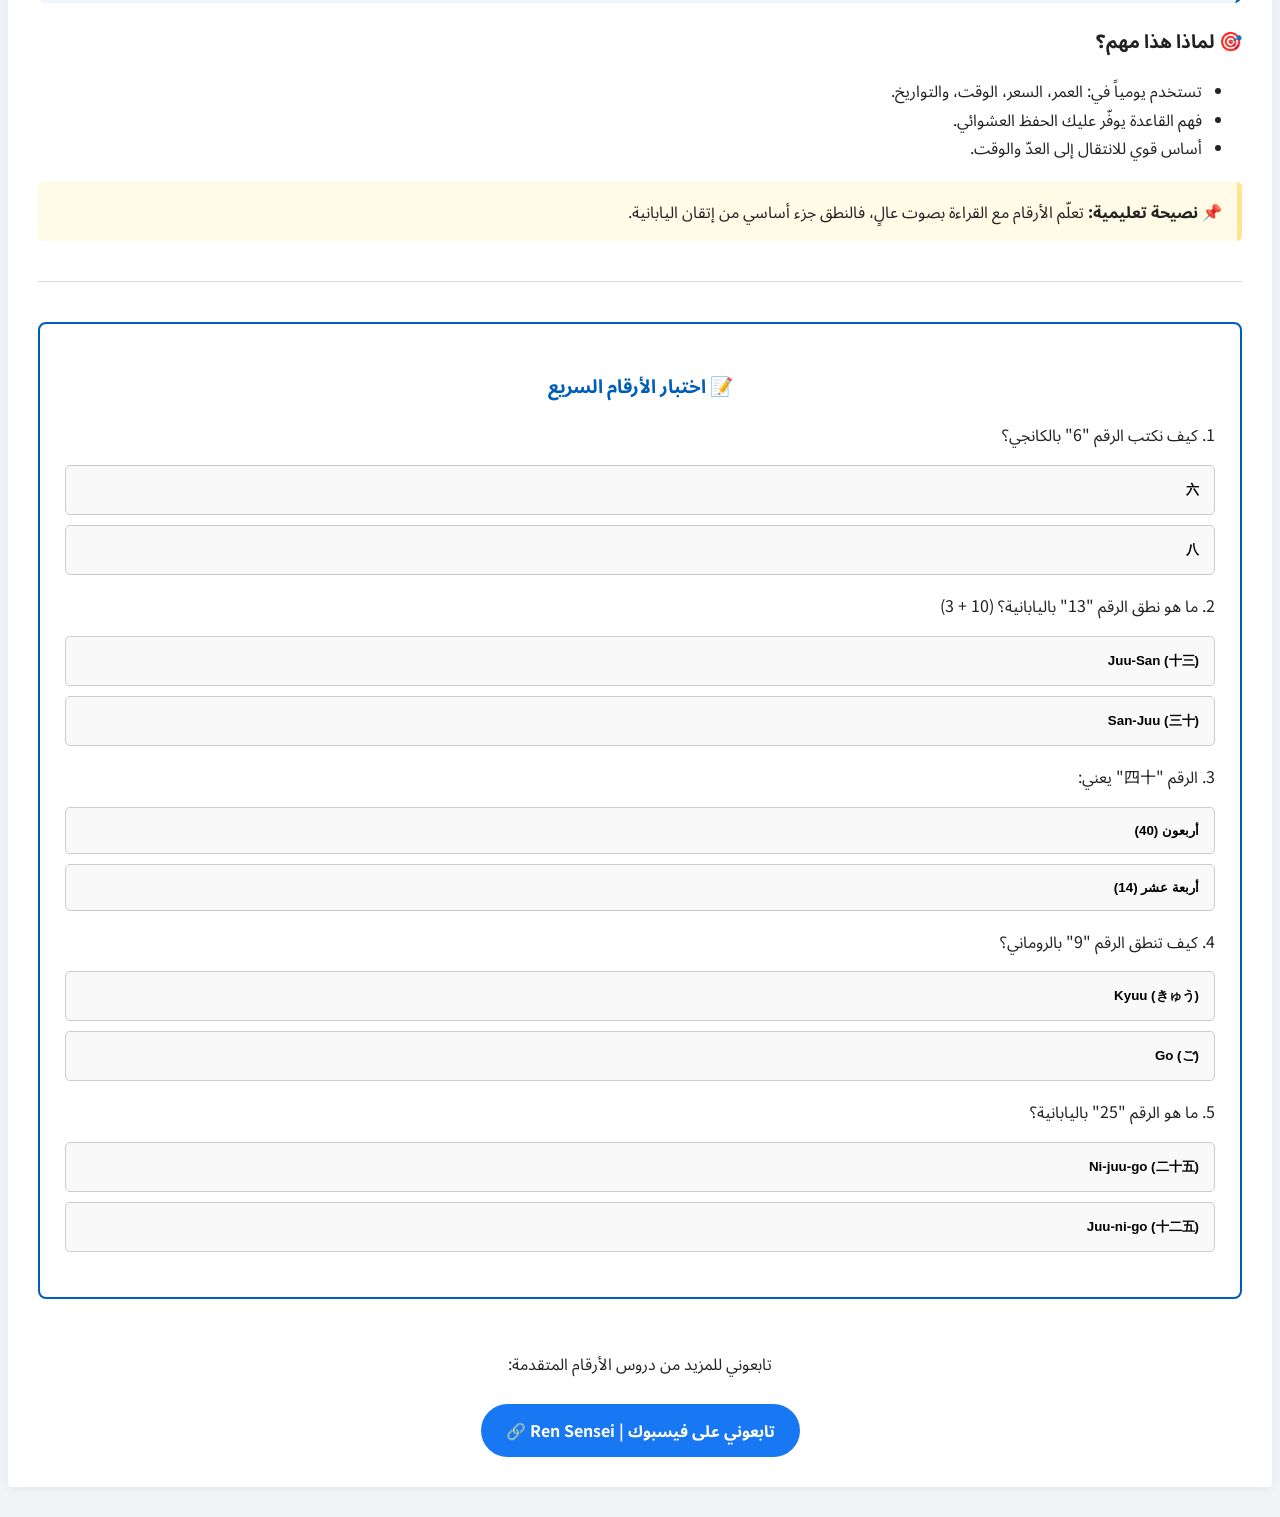
<file: numbers.html>
<!DOCTYPE html>
<html lang="ar">

<head>
    <meta charset="UTF-8">
    <meta name="viewport" content="width=device-width, initial-scale=1.0">
    <title>الأرقام في اللغة اليابانية | رين سينسي</title>
    <link
        href="https://fonts.googleapis.com/css2?family=Noto+Sans+Arabic:wght@400;700&family=Noto+Sans+JP:wght@400;700&display=swap"
        rel="stylesheet">
    <link rel="stylesheet" href="style.css">
</head>

<body>

    <header class="top-header">
        <div class="container">
            <h1>LEARN JAPANESE WITH REN SENSEI</h1>
            <a href="index.html" style="text-decoration: none; color: white; font-weight: bold; font-size: 0.9rem;">←
                العودة للرئيسية</a>
        </div>
    </header>

    <main class="container" dir="rtl">
        <article class="lesson-content">
            <h2 style="color: var(--nhk-blue); border-bottom: 2px solid var(--nhk-blue); padding-bottom: 10px;">📘
                الأرقام في اللغة اليابانية | 基本編</h2>

            <p>الأرقام في اللغة اليابانية ليست صعبة، لكنها تعتمد على نظام منطقي وبسيط. بفهم القاعدة الأساسية، ستتمكن من
                تكوين آلاف الأرقام بسهولة ✨</p>

            <section>
                <h3>🔢 الأرقام الأساسية (1–10)</h3>
                <p>هذه هي الأساس الذي يُبنى عليه كل شيء لاحقًا:</p>

                <table class="vocab-table">
                    <thead>
                        <tr>
                            <th>الرقم</th>
                            <th>الكانجي</th>
                            <th>النطق (Romaji)</th>
                            <th>الترجمة</th>
                        </tr>
                    </thead>
                    <tbody>
                        <tr>
                            <td>1</td>
                            <td>一</td>
                            <td>Ichi</td>
                            <td>واحد</td>
                        </tr>
                        <tr>
                            <td>2</td>
                            <td>二</td>
                            <td>Ni</td>
                            <td>اثنان</td>
                        </tr>
                        <tr>
                            <td>3</td>
                            <td>三</td>
                            <td>San</td>
                            <td>ثلاثة</td>
                        </tr>
                        <tr>
                            <td>4</td>
                            <td>四</td>
                            <td>Yon / Shi</td>
                            <td>أربعة</td>
                        </tr>
                        <tr>
                            <td>5</td>
                            <td>五</td>
                            <td>Go</td>
                            <td>خمسة</td>
                        </tr>
                        <tr>
                            <td>6</td>
                            <td>六</td>
                            <td>Roku</td>
                            <td>ستة</td>
                        </tr>
                        <tr>
                            <td>7</td>
                            <td>七</td>
                            <td>Nana / Shichi</td>
                            <td>سبعة</td>
                        </tr>
                        <tr>
                            <td>8</td>
                            <td>八</td>
                            <td>Hachi</td>
                            <td>ثمانية</td>
                        </tr>
                        <tr>
                            <td>9</td>
                            <td>九</td>
                            <td>Kyuu / Ku</td>
                            <td>تسعة</td>
                        </tr>
                        <tr>
                            <td>10</td>
                            <td>十</td>
                            <td>Juu</td>
                            <td>عشرة</td>
                        </tr>
                    </tbody>
                </table>
            </section>

            <section style="margin-top: 30px;">
                <h3>🧩 كيف نُكوّن الأرقام؟</h3>
                <p>القاعدة في اليابانية تعتمد على الجمع بين الوحدات:</p>

                <div
                    style="background: #eef6ff; padding: 20px; border-right: 5px solid var(--nhk-blue); border-radius: 8px; margin: 20px 0;">
                    <h4>1. من 11 إلى 19 (عشرة + الرقم)</h4>
                    <p>11 → 十一 (Juu-Ichi)</p>
                    <p>15 → 十五 (Juu-Go)</p>

                    <h4>2. العشرات (الرقم + عشرة)</h4>
                    <p>20 → 二十 (Ni-Juu)</p>
                    <p>30 → 三十 (San-Juu)</p>

                    <h4>3. الأرقام المركبة (العشرات + الآحاد)</h4>
                    <p>21 → 二十一 (Ni-Juu-Ichi)</p>
                    <p>48 → 四十八 (Yon-Juu-Hachi)</p>
                </div>
            </section>

            <section>
                <h3>🎯 لماذا هذا مهم؟</h3>
                <ul>
                    <li>تستخدم يومياً في: العمر، السعر، الوقت، والتواريخ.</li>
                    <li>فهم القاعدة يوفّر عليك الحفظ العشوائي.</li>
                    <li>أساس قوي للانتقال إلى العدّ والوقت.</li>
                </ul>

                <div
                    style="background: #fffbe6; padding: 15px; border-right: 5px solid #ffe58f; border-radius: 5px; margin: 20px 0;">
                    <strong>📌 نصيحة تعليمية:</strong> تعلّم الأرقام مع القراءة بصوت عالٍ، فالنطق جزء أساسي من إتقان
                    اليابانية.
                </div>
            </section>

            <hr style="margin: 40px 0; border: 0; border-top: 1px solid #ddd;">
            <section class="quiz-section">
                <h3 style="color: var(--nhk-blue); text-align: center;">📝 اختبار الأرقام السريع</h3>
                <div id="quiz-area">
                    <p>1. كيف نكتب الرقم "6" بالكانجي؟</p>
                    <button class="quiz-option" onclick="processQuiz(this, true)">六</button>
                    <button class="quiz-option" onclick="processQuiz(this, false)">八</button>

                    <p>2. ما هو نطق الرقم "13" باليابانية؟ (10 + 3)</p>
                    <button class="quiz-option" onclick="processQuiz(this, true)">Juu-San (十三)</button>
                    <button class="quiz-option" onclick="processQuiz(this, false)">San-Juu (三十)</button>

                    <p>3. الرقم "四十" يعني:</p>
                    <button class="quiz-option" onclick="processQuiz(this, true)">أربعون (40)</button>
                    <button class="quiz-option" onclick="processQuiz(this, false)">أربعة عشر (14)</button>

                    <p>4. كيف تنطق الرقم "9" بالروماني؟</p>
                    <button class="quiz-option" onclick="processQuiz(this, true)">Kyuu (きゅう)</button>
                    <button class="quiz-option" onclick="processQuiz(this, false)">Go (ご)</button>

                    <p>5. ما هو الرقم "25" باليابانية؟</p>
                    <button class="quiz-option" onclick="processQuiz(this, true)">Ni-juu-go (二十五)</button>
                    <button class="quiz-option" onclick="processQuiz(this, false)">Juu-ni-go (十二五)</button>
                </div>
                <div id="quiz-msg"
                    style="text-align: center; margin-top: 20px; font-size: 1.5rem; font-weight: bold; color: var(--success);">
                </div>
            </section>

            <div style="text-align: center; margin-top: 50px;">
                <p>تابعوني للمزيد من دروس الأرقام المتقدمة:</p>
                <a href="https://www.facebook.com/share/1HHhsEmRT9/" target="_blank" class="fb-footer-btn">
                    تابعوني على فيسبوك | Ren Sensei 🔗
                </a>
            </div>
        </article>
    </main>

    <script>
        let score = 0;
        const currentPage = "numbers.html";

        function processQuiz(btn, isCorrect) {
            if (isCorrect && !btn.classList.contains('correct')) {
                btn.classList.add('correct');
                btn.parentElement.querySelectorAll('.quiz-option').forEach(b => b.style.pointerEvents = 'none');
                score++;
                if (score >= 5) {
                    document.getElementById('quiz-msg').innerHTML = "أحسنت عمل رائع 👏🏻";
                    saveProgress(currentPage);
                }
            } else if (!isCorrect) {
                btn.classList.add('wrong');
                setTimeout(() => btn.classList.remove('wrong'), 500);
            }
        }

        function saveProgress(filename) {
            let list = JSON.parse(localStorage.getItem('completedLessons') || "[]");
            if (!list.includes(filename)) {
                list.push(filename);
                localStorage.setItem('completedLessons', JSON.stringify(list));
            }
        }
    </script>

</body>

</html>
</file>
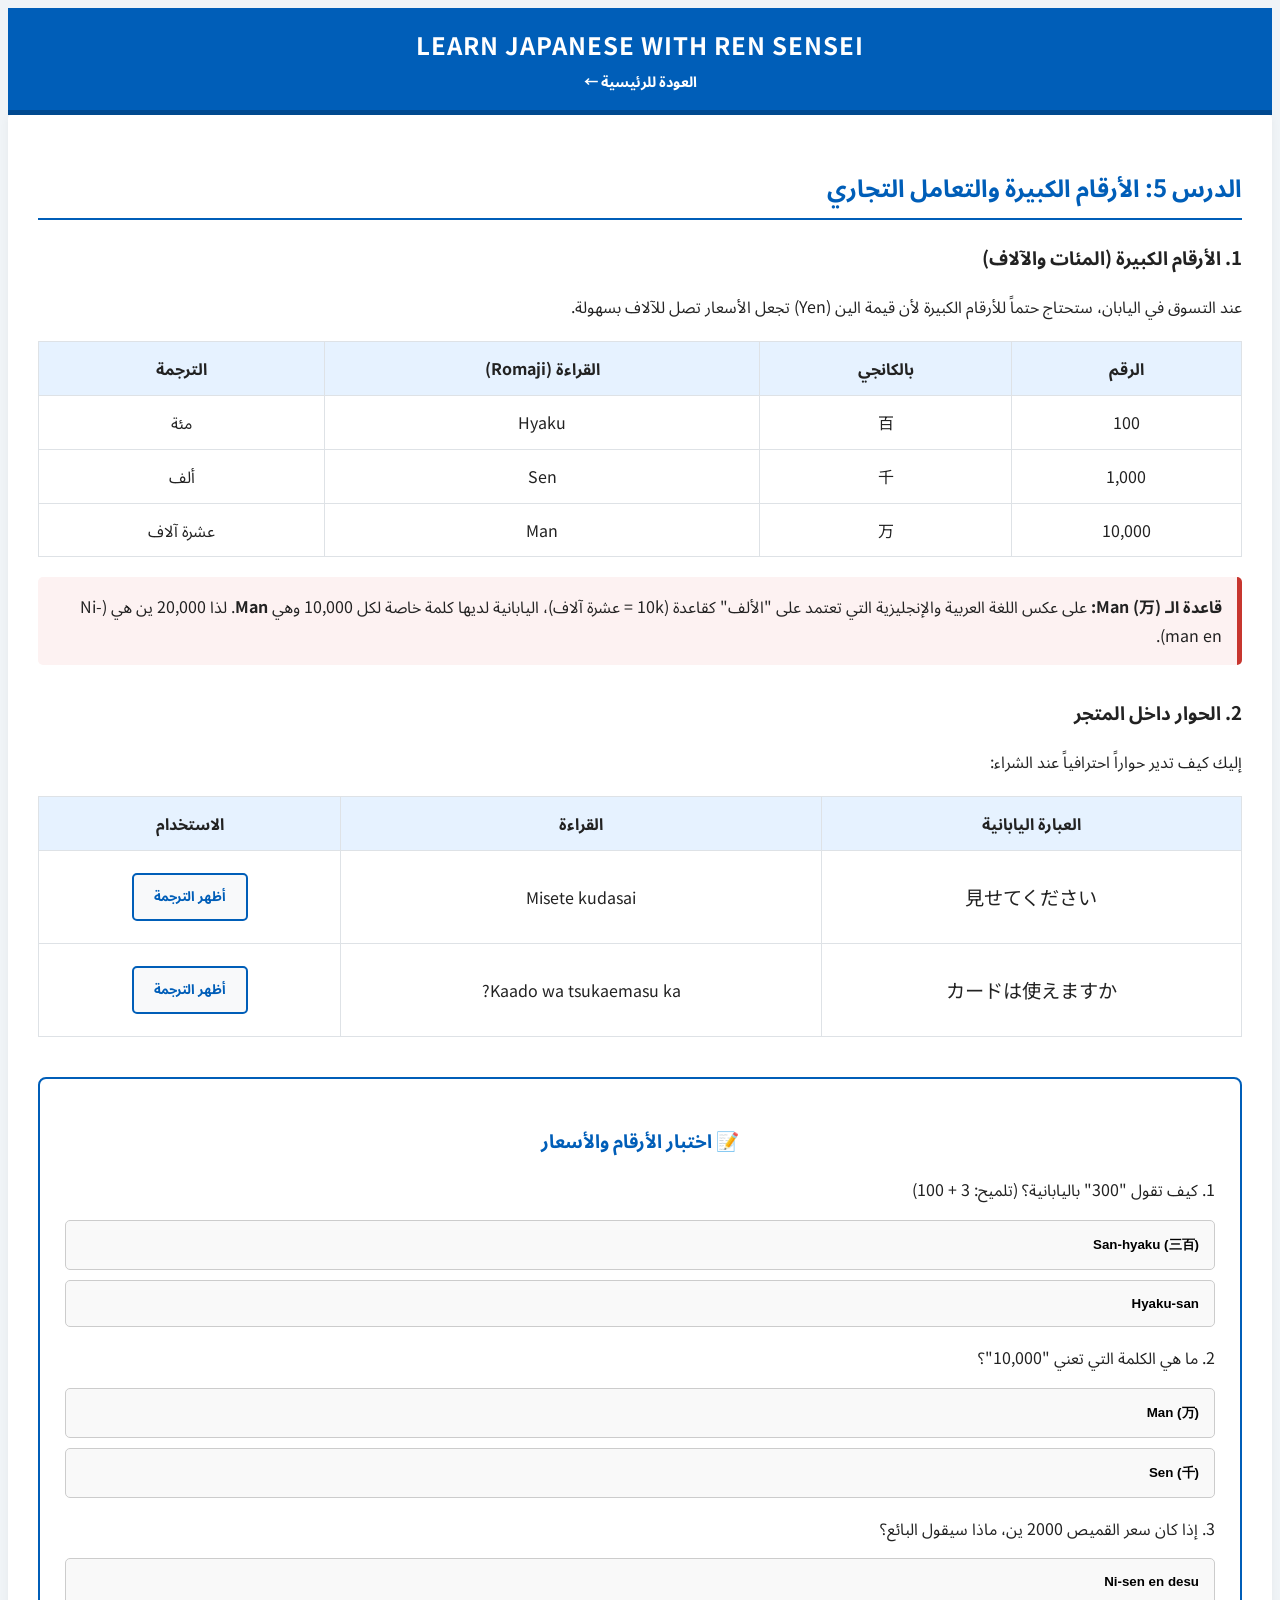
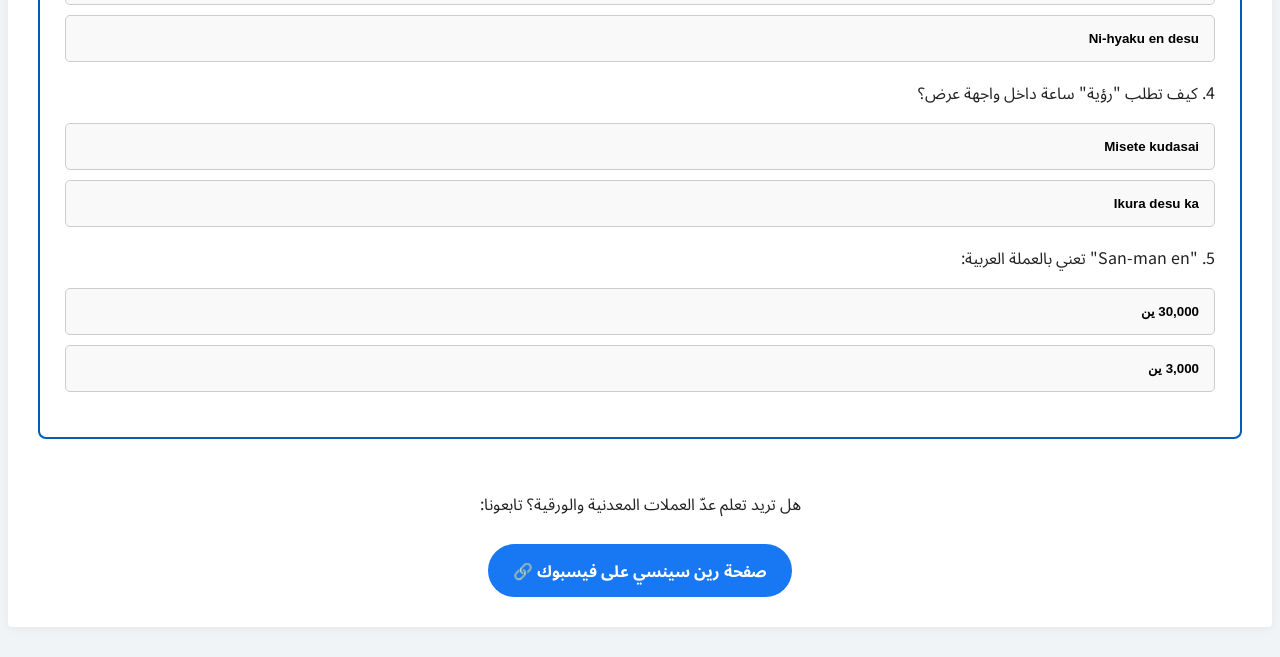
<file: shopping.html>
<!DOCTYPE html>
<html lang="ar">

<head>
    <meta charset="UTF-8">
    <meta name="viewport" content="width=device-width, initial-scale=1.0">
    <title>الدرس 5: الأرقام الكبيرة والتسوق | رين سينسي</title>
    <link
        href="https://fonts.googleapis.com/css2?family=Noto+Sans+Arabic:wght@400;700&family=Noto+Sans+JP:wght@400;700&display=swap"
        rel="stylesheet">
    <link rel="stylesheet" href="style.css">
</head>

<body>

    <header class="top-header">
        <div class="container">
            <h1>LEARN JAPANESE WITH REN SENSEI</h1>
            <a href="index.html" style="text-decoration: none; color: white; font-weight: bold; font-size: 0.9rem;">←
                العودة للرئيسية</a>
        </div>
    </header>

    <main class="container" dir="rtl">
        <article class="lesson-content">
            <h2 style="color: var(--nhk-blue); border-bottom: 2px solid var(--nhk-blue); padding-bottom: 10px;">الدرس 5:
                الأرقام الكبيرة والتعامل التجاري</h2>

            <section>
                <h3>1. الأرقام الكبيرة (المئات والآلاف)</h3>
                <p>عند التسوق في اليابان، ستحتاج حتماً للأرقام الكبيرة لأن قيمة الين (Yen) تجعل الأسعار تصل للآلاف
                    بسهولة.</p>

                <table class="vocab-table">
                    <thead>
                        <tr>
                            <th>الرقم</th>
                            <th>بالكانجي</th>
                            <th>القراءة (Romaji)</th>
                            <th>الترجمة</th>
                        </tr>
                    </thead>
                    <tbody>
                        <tr>
                            <td>100</td>
                            <td>百</td>
                            <td>Hyaku</td>
                            <td>مئة</td>
                        </tr>
                        <tr>
                            <td>1,000</td>
                            <td>千</td>
                            <td>Sen</td>
                            <td>ألف</td>
                        </tr>
                        <tr>
                            <td>10,000</td>
                            <td>万</td>
                            <td>Man</td>
                            <td>عشرة آلاف</td>
                        </tr>
                    </tbody>
                </table>

                <div
                    style="background: #fdf2f2; padding: 15px; border-right: 5px solid var(--jp-red); margin: 20px 0; border-radius: 5px;">
                    <strong>قاعدة الـ Man (万):</strong> على عكس اللغة العربية والإنجليزية التي تعتمد على "الألف" كقاعدة
                    (10k = عشرة آلاف)، اليابانية لديها كلمة خاصة لكل 10,000 وهي <strong>Man</strong>. لذا 20,000 ين هي
                    (Ni-man en).
                </div>
            </section>

            <section style="margin-top: 30px;">
                <h3>2. الحوار داخل المتجر</h3>
                <p>إليك كيف تدير حواراً احترافياً عند الشراء:</p>

                <table class="vocab-table">
                    <thead>
                        <tr>
                            <th>العبارة اليابانية</th>
                            <th>القراءة</th>
                            <th>الاستخدام</th>
                        </tr>
                    </thead>
                    <tbody>
                        <tr>
                            <td style="font-size: 1.2rem;">見せてください</td>
                            <td>Misete kudasai</td>
                            <td>
                                <button class="show-translation-btn" onclick="toggleTranslation(this)">أظهر
                                    الترجمة</button>
                                <div class="translation-text">أرني هذا من فضلك (عند طلب رؤية غرض)</div>
                            </td>
                        </tr>
                        <tr>
                            <td style="font-size: 1.2rem;">カードは使えますか</td>
                            <td>Kaado wa tsukaemasu ka?</td>
                            <td>
                                <button class="show-translation-btn" onclick="toggleTranslation(this)">أظهر
                                    الترجمة</button>
                                <div class="translation-text">هل يمكنني استخدام البطاقة الائتمانية؟</div>
                            </td>
                        </tr>
                    </tbody>
                </table>
            </section>

            <section class="quiz-section" style="margin-top: 40px;">
                <h3 style="color: var(--nhk-blue); text-align: center;">📝 اختبار الأرقام والأسعار</h3>
                <div id="quiz-area">
                    <p>1. كيف تقول "300" باليابانية؟ (تلميح: 3 + 100)</p>
                    <button class="quiz-option" onclick="processQuiz(this, true)">San-hyaku (三百)</button>
                    <button class="quiz-option" onclick="processQuiz(this, false)">Hyaku-san</button>
                    <p>2. ما هي الكلمة التي تعني "10,000"؟</p>
                    <button class="quiz-option" onclick="processQuiz(this, true)">Man (万)</button>
                    <button class="quiz-option" onclick="processQuiz(this, false)">Sen (千)</button>

                    <p>3. إذا كان سعر القميص 2000 ين، ماذا سيقول البائع؟</p>
                    <button class="quiz-option" onclick="processQuiz(this, true)">Ni-sen en desu</button>
                    <button class="quiz-option" onclick="processQuiz(this, false)">Ni-hyaku en desu</button>

                    <p>4. كيف تطلب "رؤية" ساعة داخل واجهة عرض؟</p>
                    <button class="quiz-option" onclick="processQuiz(this, true)">Misete kudasai</button>
                    <button class="quiz-option" onclick="processQuiz(this, false)">Ikura desu ka</button>

                    <p>5. "San-man en" تعني بالعملة العربية:</p>
                    <button class="quiz-option" onclick="processQuiz(this, true)">30,000 ين</button>
                    <button class="quiz-option" onclick="processQuiz(this, false)">3,000 ين</button>
                </div>
                <div id="quiz-msg"
                    style="text-align: center; margin-top: 20px; font-size: 1.5rem; font-weight: bold; color: var(--success);">
                </div>
            </section>

            <div style="text-align: center; margin-top: 50px;">
                <p>هل تريد تعلم عدّ العملات المعدنية والورقية؟ تابعونا:</p>
                <a href="https://www.facebook.com/share/1HHhsEmRT9/" target="_blank" class="fb-footer-btn">
                    صفحة رين سينسي على فيسبوك 🔗
                </a>
            </div>
        </article>
    </main>

    <script>
        let score = 0;
        const currentPage = "shopping.html";

        function toggleTranslation(btn) {
            const translation = btn.nextElementSibling;
            if (translation.style.display === "block") {
                translation.style.display = "none";
                btn.innerText = "أظهر الترجمة";
            } else {
                translation.style.display = "block";
                btn.innerText = "إخفاء الترجمة";
            }
        }

        function processQuiz(btn, isCorrect) {
            if (isCorrect && !btn.classList.contains('correct')) {
                btn.classList.add('correct');
                btn.parentElement.querySelectorAll('.quiz-option').forEach(b => b.style.pointerEvents = 'none');
                score++;
                if (score >= 5) {
                    document.getElementById('quiz-msg').innerHTML = "أحسنت عمل رائع 👏🏻";
                    saveProgress(currentPage);
                }
            } else if (!isCorrect) {
                btn.classList.add('wrong');
                setTimeout(() => btn.classList.remove('wrong'), 500);
            }
        }

        function saveProgress(filename) {
            let list = JSON.parse(localStorage.getItem('completedLessons') || "[]");
            if (!list.includes(filename)) {
                list.push(filename);
                localStorage.setItem('completedLessons', JSON.stringify(list));
            }
        }
    </script>

</body>

</html>
</file>
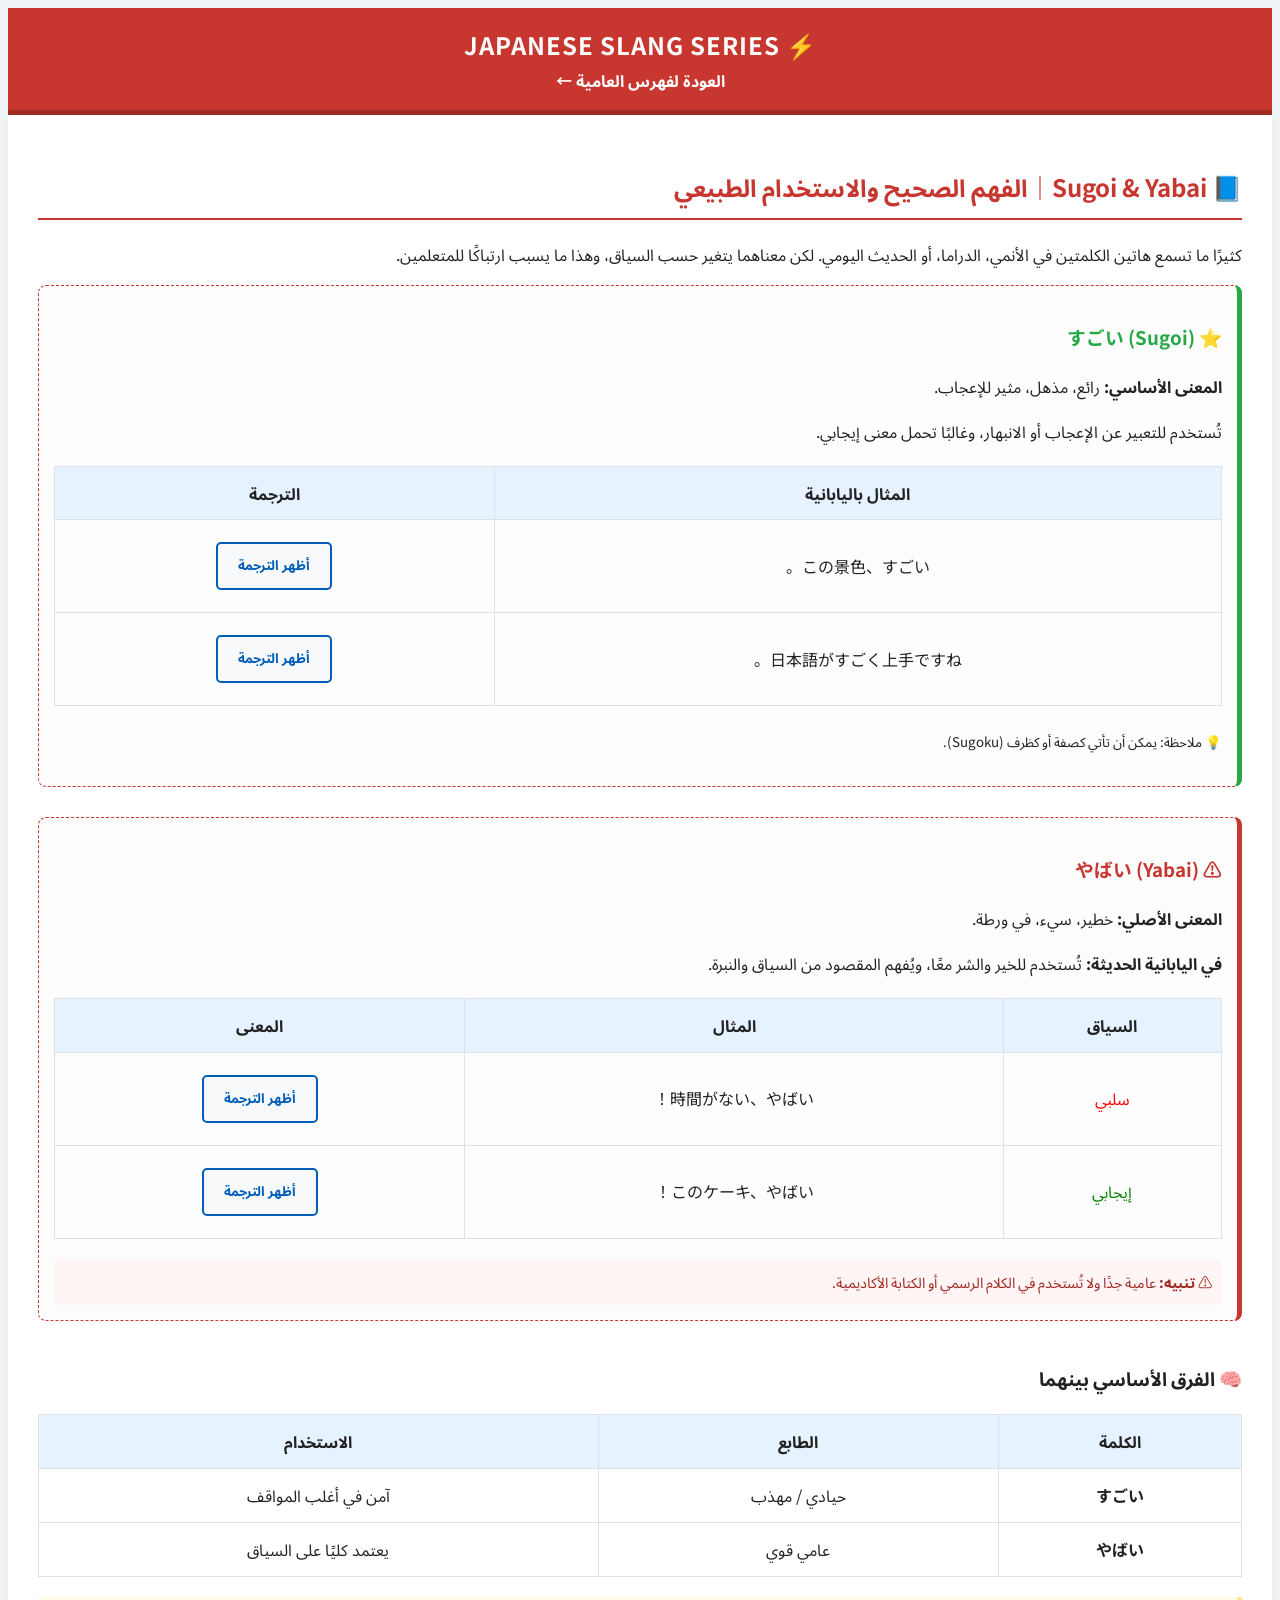
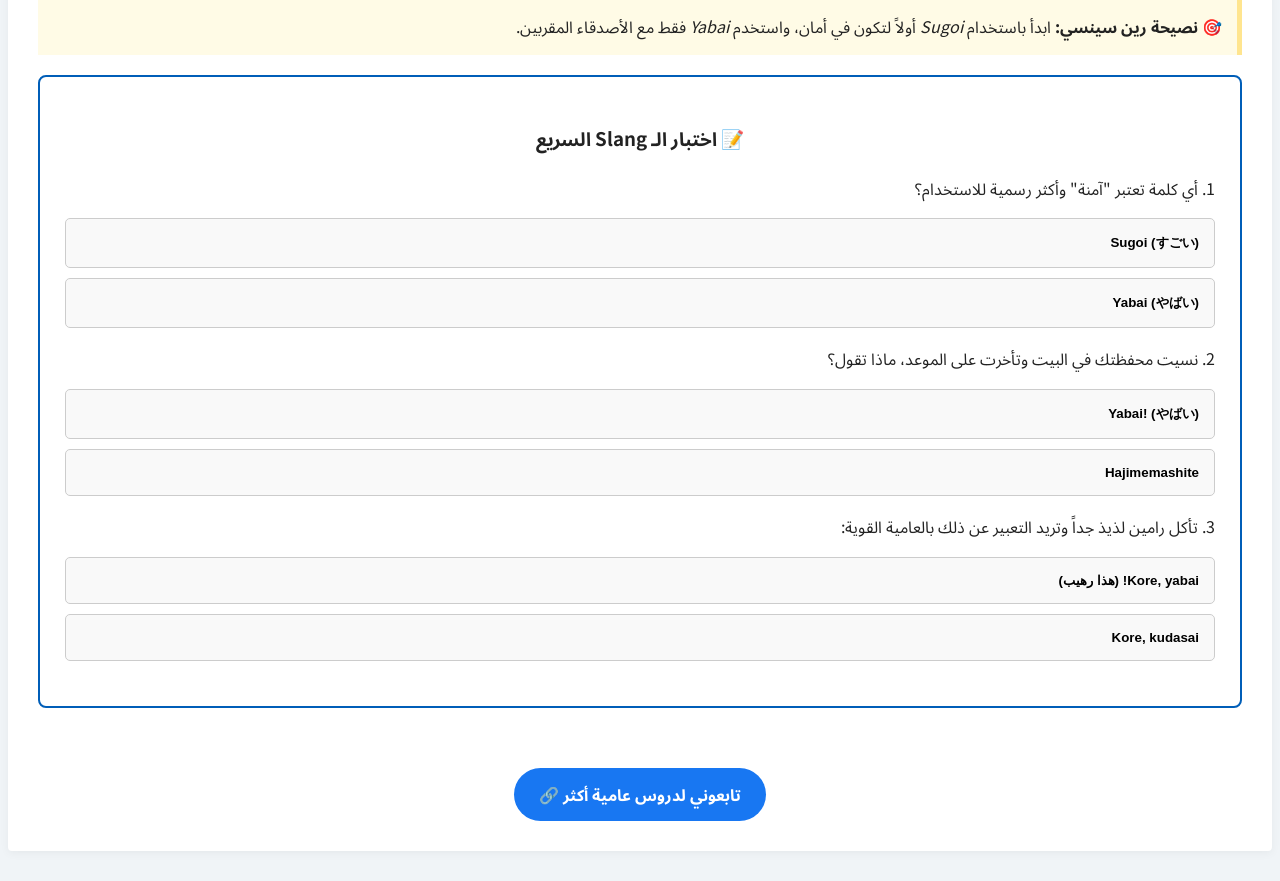
<file: slang-expressions.html>
<!DOCTYPE html>
<html lang="ar">

<head>
    <meta charset="UTF-8">
    <meta name="viewport" content="width=device-width, initial-scale=1.0">
    <title>العامية اليابانية: Sugoi vs Yabai | رين سينسي</title>
    <link
        href="https://fonts.googleapis.com/css2?family=Noto+Sans+Arabic:wght@400;700&family=Noto+Sans+JP:wght@400;700&display=swap"
        rel="stylesheet">
    <link rel="stylesheet" href="style.css">
</head>

<body>

    <header class="top-header" style="background: var(--jp-red); border-bottom-color: #a02b25;">
        <div class="container">
            <h1>JAPANESE SLANG SERIES ⚡</h1>
            <a href="slang-hub.html" style="text-decoration: none; color: white; font-weight: bold;">← العودة لفهرس
                العامية</a>
        </div>
    </header>

    <main class="container" dir="rtl">
        <article class="lesson-content">
            <h2 style="color: var(--jp-red); border-bottom: 2px solid var(--jp-red); padding-bottom: 10px;">📘 Sugoi &
                Yabai｜الفهم الصحيح والاستخدام الطبيعي</h2>

            <p>كثيرًا ما تسمع هاتين الكلمتين في الأنمي، الدراما، أو الحديث اليومي. لكن معناهما يتغير حسب السياق، وهذا ما
                يسبب ارتباكًا للمتعلمين.</p>

            <section class="slang-vocab-box" style="border-right: 5px solid #28a745;">
                <h3 style="color: #28a745;">⭐ すごい (Sugoi)</h3>
                <p><strong>المعنى الأساسي:</strong> رائع، مذهل، مثير للإعجاب.</p>
                <p>تُستخدم للتعبير عن الإعجاب أو الانبهار، وغالبًا تحمل معنى إيجابي.</p>

                <table class="vocab-table">
                    <tr>
                        <th>المثال باليابانية</th>
                        <th>الترجمة</th>
                    </tr>
                    <tr>
                        <td>この景色、すごい。</td>
                        <td>
                            <button class="show-translation-btn" onclick="toggleTranslation(this)">أظهر الترجمة</button>
                            <div class="translation-text">هذا المنظر مذهل.</div>
                        </td>
                    </tr>
                    <tr>
                        <td>日本語がすごく上手ですね。</td>
                        <td>
                            <button class="show-translation-btn" onclick="toggleTranslation(this)">أظهر الترجمة</button>
                            <div class="translation-text">اليابانية لديك رائعة جدًا.</div>
                        </td>
                    </tr>
                </table>
                <p><small>💡 ملاحظة: يمكن أن تأتي كصفة أو كظرف (Sugoku).</small></p>
            </section>

            <section class="slang-vocab-box" style="border-right: 5px solid var(--jp-red); margin-top: 30px;">
                <h3 style="color: var(--jp-red);">⚠️ やばい (Yabai)</h3>
                <p><strong>المعنى الأصلي:</strong> خطير، سيء، في ورطة.</p>
                <p><strong>في اليابانية الحديثة:</strong> تُستخدم للخير والشر معًا، ويُفهم المقصود من السياق والنبرة.
                </p>

                <table class="vocab-table">
                    <thead>
                        <tr>
                            <th>السياق</th>
                            <th>المثال</th>
                            <th>المعنى</th>
                        </tr>
                    </thead>
                    <tbody>
                        <tr>
                            <td><span style="color: red;">سلبي</span></td>
                            <td>時間がない、やばい！</td>
                            <td>
                                <button class="show-translation-btn" onclick="toggleTranslation(this)">أظهر
                                    الترجمة</button>
                                <div class="translation-text">لا يوجد وقت، هذا سيئ!</div>
                            </td>
                        </tr>
                        <tr>
                            <td><span style="color: green;">إيجابي</span></td>
                            <td>このケーキ、やばい！</td>
                            <td>
                                <button class="show-translation-btn" onclick="toggleTranslation(this)">أظهر
                                    الترجمة</button>
                                <div class="translation-text">هذا الكعك رهيب (لذيذ جدًا)!</div>
                            </td>
                        </tr>
                    </tbody>
                </table>
                <div style="background: #fff5f5; padding: 10px; border-radius: 5px; font-size: 0.9rem; color: #a02b25;">
                    ⚠️ <strong>تنبيه:</strong> عامية جدًا ولا تُستخدم في الكلام الرسمي أو الكتابة الأكاديمية.
                </div>
            </section>

            <section style="margin-top: 40px;">
                <h3>🧠 الفرق الأساسي بينهما</h3>
                <table class="vocab-table">
                    <tr style="background: #f8f9fa;">
                        <th>الكلمة</th>
                        <th>الطابع</th>
                        <th>الاستخدام</th>
                    </tr>
                    <tr>
                        <td><strong>すごい</strong></td>
                        <td>حيادي / مهذب</td>
                        <td>آمن في أغلب المواقف</td>
                    </tr>
                    <tr>
                        <td><strong>やばい</strong></td>
                        <td>عامي قوي</td>
                        <td>يعتمد كليًا على السياق</td>
                    </tr>
                </table>

                <div style="background: #fffbe6; padding: 15px; border-right: 5px solid #ffe58f; margin: 20px 0;">
                    <strong>🎯 نصيحة رين سينسي:</strong> ابدأ باستخدام <em>Sugoi</em> أولاً لتكون في أمان، واستخدم
                    <em>Yabai</em> فقط مع الأصدقاء المقربين.
                </div>
            </section>

            <section class="quiz-section">
                <h3 style="text-align: center;">📝 اختبار الـ Slang السريع</h3>
                <div id="quiz-area">
                    <p>1. أي كلمة تعتبر "آمنة" وأكثر رسمية للاستخدام؟</p>
                    <button class="quiz-option" onclick="processQuiz(this, true)">Sugoi (すごい)</button>
                    <button class="quiz-option" onclick="processQuiz(this, false)">Yabai (やばい)</button>

                    <p>2. نسيت محفظتك في البيت وتأخرت على الموعد، ماذا تقول؟</p>
                    <button class="quiz-option" onclick="processQuiz(this, true)">Yabai! (やばい)</button>
                    <button class="quiz-option" onclick="processQuiz(this, false)">Hajimemashite</button>

                    <p>3. تأكل رامين لذيذ جداً وتريد التعبير عن ذلك بالعامية القوية:</p>
                    <button class="quiz-option" onclick="processQuiz(this, true)">Kore, yabai! (هذا رهيب)</button>
                    <button class="quiz-option" onclick="processQuiz(this, false)">Kore, kudasai</button>
                </div>
                <div id="quiz-msg"
                    style="text-align: center; margin-top: 20px; font-size: 1.5rem; font-weight: bold; color: var(--success);">
                </div>
            </section>

            <div style="text-align: center; margin-top: 50px;">
                <a href="https://www.facebook.com/share/1HHhsEmRT9/" target="_blank" class="fb-footer-btn">تابعوني لدروس
                    عامية أكثر 🔗</a>
            </div>
        </article>
    </main>

    <script>
        let score = 0;
        const currentPage = "slang-expressions.html";

        function toggleTranslation(btn) {
            const translation = btn.nextElementSibling;
            if (translation.style.display === "block") {
                translation.style.display = "none";
                btn.innerText = "أظهر الترجمة";
            } else {
                translation.style.display = "block";
                btn.innerText = "إخفاء الترجمة";
            }
        }

        function processQuiz(btn, isCorrect) {
            if (isCorrect && !btn.classList.contains('correct')) {
                btn.classList.add('correct');
                btn.parentElement.querySelectorAll('.quiz-option').forEach(b => b.style.pointerEvents = 'none');
                score++;
                if (score >= 3) {
                    document.getElementById('quiz-msg').innerHTML = "أحسنت عمل رائع 👏🏻";
                    saveProgress(currentPage);
                }
            } else if (!isCorrect) {
                btn.classList.add('wrong');
                setTimeout(() => btn.classList.remove('wrong'), 500);
            }
        }

        function saveProgress(filename) {
            let list = JSON.parse(localStorage.getItem('completedLessons') || "[]");
            if (!list.includes(filename)) {
                list.push(filename);
                localStorage.setItem('completedLessons', JSON.stringify(list));
            }
        }
    </script>

</body>

</html>
</file>
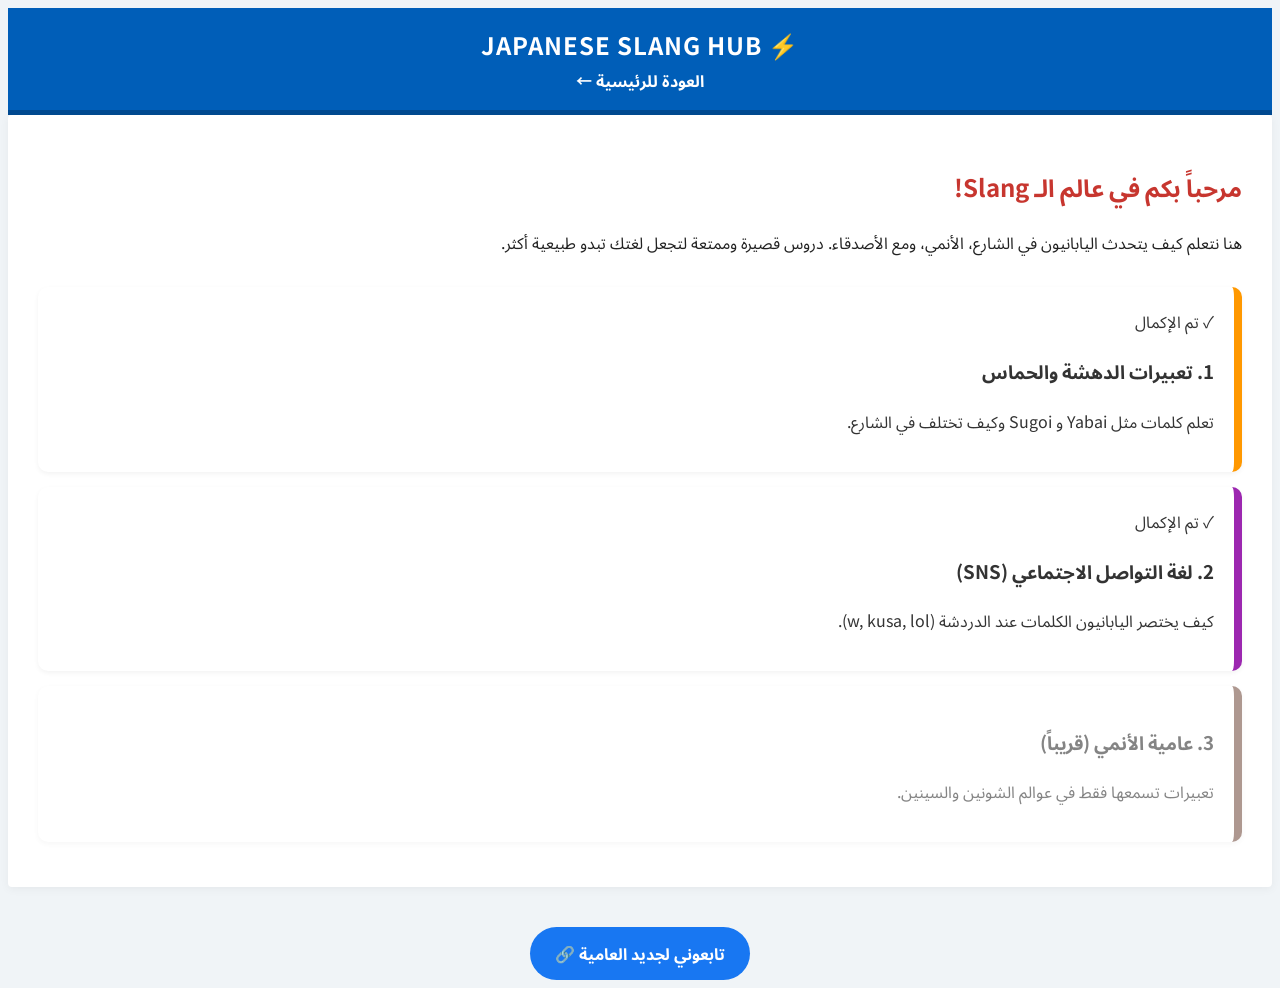
<file: slang-hub.html>
<!DOCTYPE html>
<html lang="ar">

<head>
    <meta charset="UTF-8">
    <meta name="viewport" content="width=device-width, initial-scale=1.0">
    <title>العامية اليابانية | رين سينسي</title>
    <link
        href="https://fonts.googleapis.com/css2?family=Noto+Sans+Arabic:wght@400;700&family=Noto+Sans+JP:wght@400;700&display=swap"
        rel="stylesheet">
    <link rel="stylesheet" href="style.css">
</head>

<body>

    <header class="top-header">
        <div class="container">
            <h1>JAPANESE SLANG HUB ⚡</h1>
            <a href="index.html" style="text-decoration: none; color: white; font-weight: bold;">← العودة للرئيسية</a>
        </div>
    </header>

    <main class="container" dir="rtl">
        <section class="lesson-content">
            <h2 style="color: var(--jp-red);">مرحباً بكم في عالم الـ Slang!</h2>
            <p>هنا نتعلم كيف يتحدث اليابانيون في الشارع، الأنمي، ومع الأصدقاء. دروس قصيرة وممتعة لتجعل لغتك تبدو طبيعية
                أكثر.</p>

            <div class="lesson-grid" style="margin-top: 30px;">
                <a href="slang-expressions.html" class="lesson-card" style="border-right-color: #ff9800;">
                    <span class="completed-badge">✓ تم الإكمال</span>
                    <h3>1. تعبيرات الدهشة والحماس</h3>
                    <p>تعلم كلمات مثل Yabai و Sugoi وكيف تختلف في الشارع.</p>
                </a>

                <a href="slang-social.html" class="lesson-card" style="border-right-color: #9c27b0;">
                    <span class="completed-badge">✓ تم الإكمال</span>
                    <h3>2. لغة التواصل الاجتماعي (SNS)</h3>
                    <p>كيف يختصر اليابانيون الكلمات عند الدردشة (w, kusa, lol).</p>
                </a>

                <div class="lesson-card" style="opacity: 0.6; border-right-color: #795548;">
                    <h3>3. عامية الأنمي (قريباً)</h3>
                    <p>تعبيرات تسمعها فقط في عوالم الشونين والسينين.</p>
                </div>
            </div>
        </section>

        <footer style="text-align: center; margin-top: 30px;">
            <a href="https://www.facebook.com/share/1HHhsEmRT9/" target="_blank" class="fb-footer-btn">تابعوني لجديد
                العامية 🔗</a>
        </footer>
    </main>

    <script>
        window.onload = function () {
            var completed = JSON.parse(localStorage.getItem('completedLessons') || "[]");
            document.querySelectorAll('.lesson-card').forEach(function (card) {
                var href = card.getAttribute('href');
                if (completed.indexOf(href) > -1) { card.classList.add('is-done'); }
            });
        };
    </script>
</body>

</html>
</file>
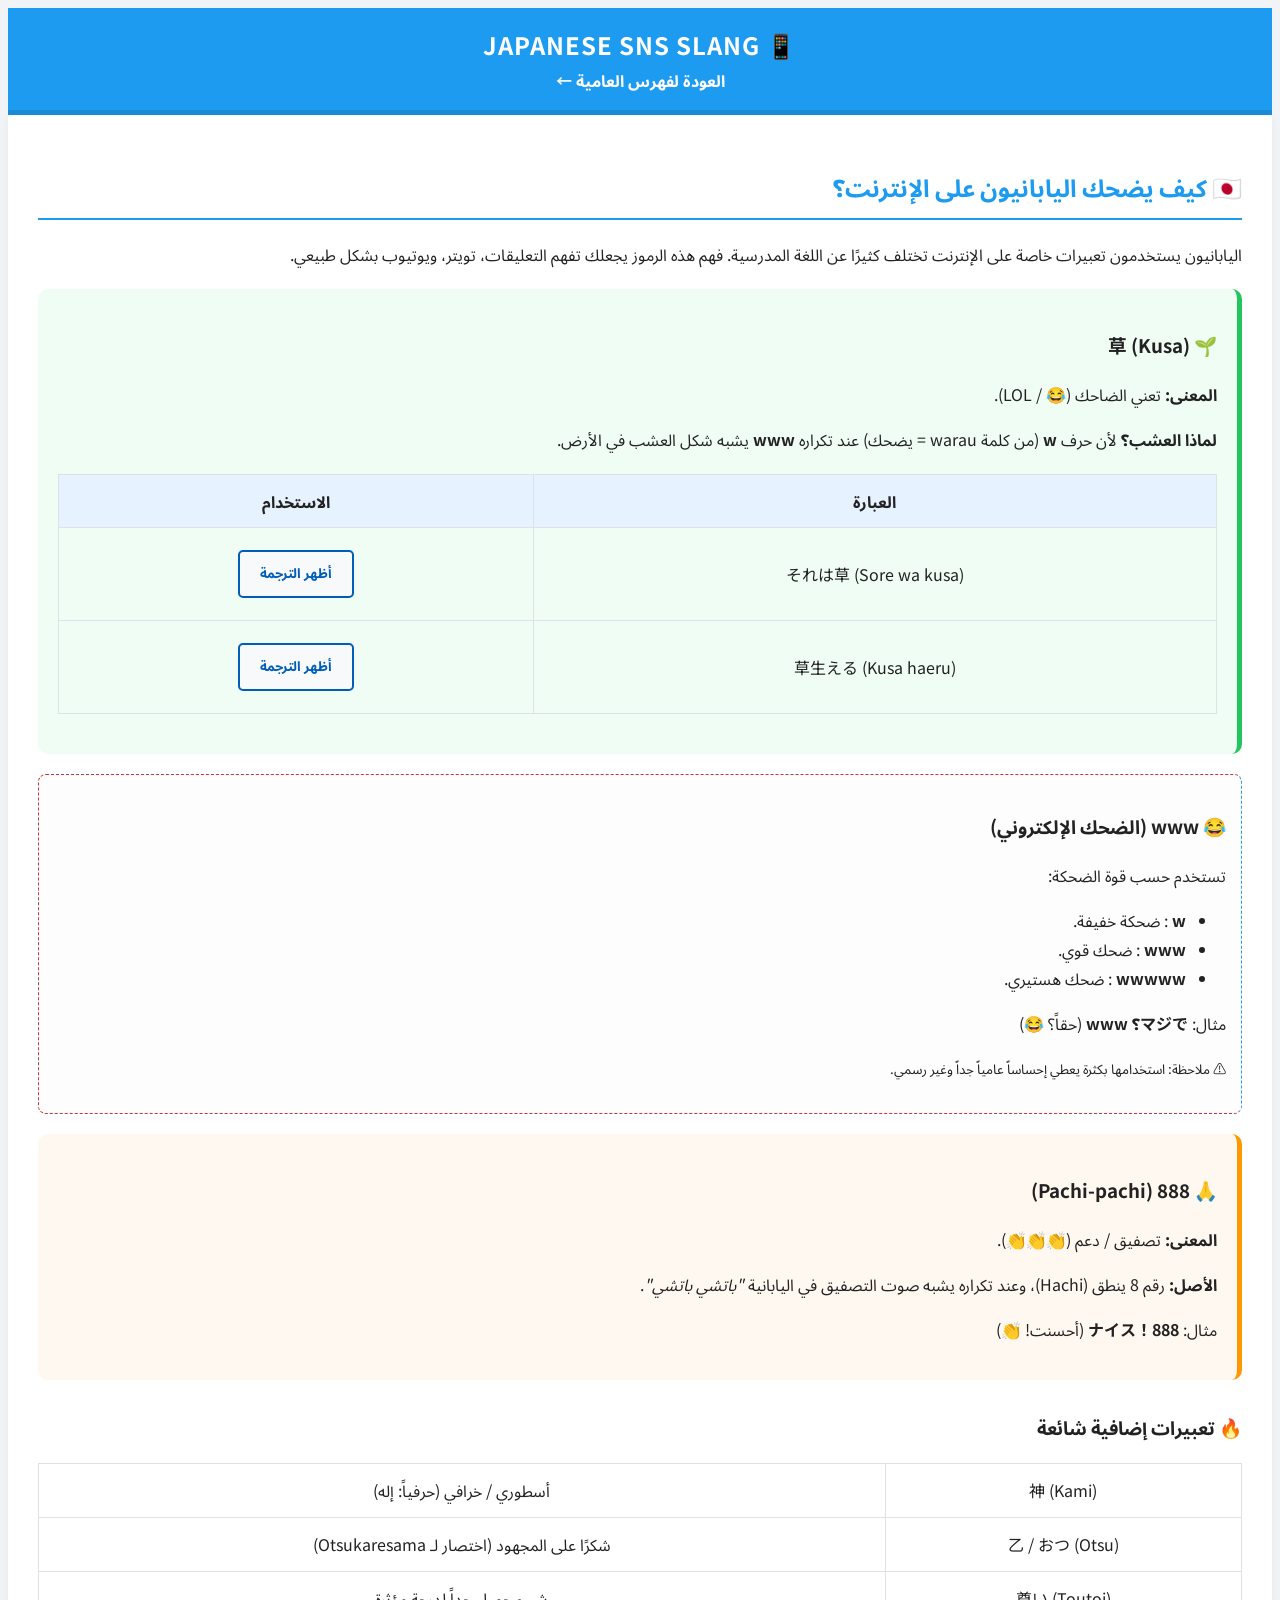
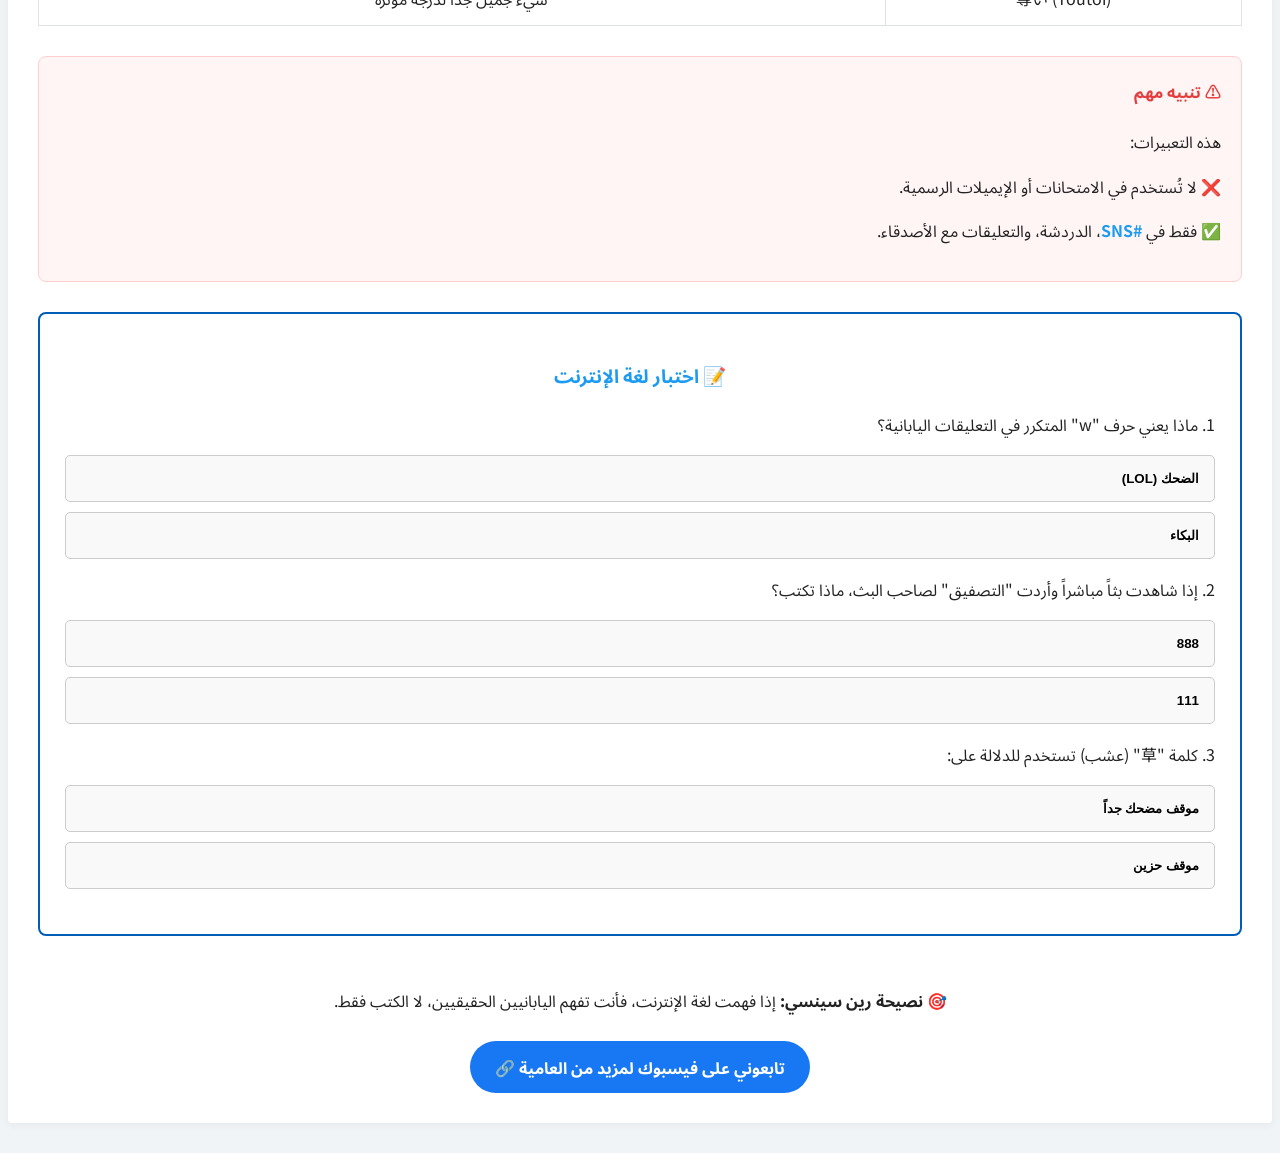
<file: slang-social.html>
<!DOCTYPE html>
<html lang="ar">

<head>
    <meta charset="UTF-8">
    <meta name="viewport" content="width=device-width, initial-scale=1.0">
    <title>لغة السوشيال ميديا اليابانية | رين سينسي</title>
    <link
        href="https://fonts.googleapis.com/css2?family=Noto+Sans+Arabic:wght@400;700&family=Noto+Sans+JP:wght@400;700&display=swap"
        rel="stylesheet">
    <link rel="stylesheet" href="style.css">
    <style>
        .sns-box {
            background: #f0fdf4;
            border-right: 5px solid #22c55e;
            padding: 20px;
            border-radius: 10px;
            margin: 20px 0;
        }

        .hashtag {
            color: #1d9bf0;
            font-weight: bold;
        }
    </style>
</head>

<body>

    <header class="top-header" style="background: #1d9bf0; border-bottom-color: #1a8cd8;">
        <div class="container">
            <h1>JAPANESE SNS SLANG 📱</h1>
            <a href="slang-hub.html" style="text-decoration: none; color: white; font-weight: bold;">← العودة لفهرس
                العامية</a>
        </div>
    </header>

    <main class="container" dir="rtl">
        <article class="lesson-content">
            <h2 style="color: #1d9bf0; border-bottom: 2px solid #1d9bf0; padding-bottom: 10px;">🇯🇵 كيف يضحك اليابانيون
                على الإنترنت؟</h2>

            <p>اليابانيون يستخدمون تعبيرات خاصة على الإنترنت تختلف كثيرًا عن اللغة المدرسية. فهم هذه الرموز يجعلك تفهم
                التعليقات، تويتر، ويوتيوب بشكل طبيعي.</p>

            <section class="sns-box">
                <h3>🌱 草 (Kusa)</h3>
                <p><strong>المعنى:</strong> تعني الضاحك (😂 / LOL).</p>
                <p><strong>لماذا العشب؟</strong> لأن حرف <strong>w</strong> (من كلمة warau = يضحك) عند تكراره
                    <strong>www</strong> يشبه شكل العشب في الأرض.</p>

                <table class="vocab-table">
                    <tr>
                        <th>العبارة</th>
                        <th>الاستخدام</th>
                    </tr>
                    <tr>
                        <td>それは草 (Sore wa kusa)</td>
                        <td>
                            <button class="show-translation-btn" onclick="toggleTranslation(this)">أظهر الترجمة</button>
                            <div class="translation-text">هذا مضحك 😂</div>
                        </td>
                    </tr>
                    <tr>
                        <td>草生える (Kusa haeru)</td>
                        <td>
                            <button class="show-translation-btn" onclick="toggleTranslation(this)">أظهر الترجمة</button>
                            <div class="translation-text">أضحكني فعلاً (حرفياً: نبت العشب)</div>
                        </td>
                    </tr>
                </table>
            </section>

            <section class="slang-vocab-box" style="border-right-color: #1d9bf0;">
                <h3>😂 www (الضحك الإلكتروني)</h3>
                <p>تستخدم حسب قوة الضحكة:</p>
                <ul>
                    <li><strong>w</strong> : ضحكة خفيفة.</li>
                    <li><strong>www</strong> : ضحك قوي.</li>
                    <li><strong>wwwww</strong> : ضحك هستيري.</li>
                </ul>
                <p>مثال: <strong>マジで؟ www</strong> (حقاً؟ 😂)</p>
                <p><small>⚠️ ملاحظة: استخدامها بكثرة يعطي إحساساً عامياً جداً وغير رسمي.</small></p>
            </section>

            <section class="sns-box" style="border-right-color: #ff9800; background: #fff8f0;">
                <h3>🙏 888 (Pachi-pachi)</h3>
                <p><strong>المعنى:</strong> تصفيق / دعم (👏👏👏).</p>
                <p><strong>الأصل:</strong> رقم 8 ينطق (Hachi)، وعند تكراره يشبه صوت التصفيق في اليابانية <em>"باتشي
                        باتشي"</em>.</p>
                <p>مثال: <strong>ナイス！888</strong> (أحسنت! 👏)</p>
            </section>

            <section style="margin-top: 30px;">
                <h3>🔥 تعبيرات إضافية شائعة</h3>
                <table class="vocab-table">
                    <tr>
                        <td>神 (Kami)</td>
                        <td>أسطوري / خرافي (حرفياً: إله)</td>
                    </tr>
                    <tr>
                        <td>乙 / おつ (Otsu)</td>
                        <td>شكرًا على المجهود (اختصار لـ Otsukaresama)</td>
                    </tr>
                    <tr>
                        <td>尊い (Toutoi)</td>
                        <td>شيء جميل جداً لدرجة مؤثرة</td>
                    </tr>
                </table>
            </section>

            <div
                style="background: #fff5f5; padding: 20px; border: 1px solid #ffcfcf; border-radius: 8px; margin: 30px 0;">
                <h4 style="color: #e53e3e; margin-top: 0;">⚠️ تنبيه مهم</h4>
                <p>هذه التعبيرات:</p>
                <p>❌ لا تُستخدم في الامتحانات أو الإيميلات الرسمية.</p>
                <p>✅ فقط في <span class="hashtag">#SNS</span>، الدردشة، والتعليقات مع الأصدقاء.</p>
            </div>

            <section class="quiz-section">
                <h3 style="text-align: center; color: #1d9bf0;">📝 اختبار لغة الإنترنت</h3>
                <div id="quiz-area">
                    <p>1. ماذا يعني حرف "w" المتكرر في التعليقات اليابانية؟</p>
                    <button class="quiz-option" onclick="processQuiz(this, true)">الضحك (LOL)</button>
                    <button class="quiz-option" onclick="processQuiz(this, false)">البكاء</button>

                    <p>2. إذا شاهدت بثاً مباشراً وأردت "التصفيق" لصاحب البث، ماذا تكتب؟</p>
                    <button class="quiz-option" onclick="processQuiz(this, true)">888</button>
                    <button class="quiz-option" onclick="processQuiz(this, false)">111</button>

                    <p>3. كلمة "草" (عشب) تستخدم للدلالة على:</p>
                    <button class="quiz-option" onclick="processQuiz(this, true)">موقف مضحك جداً</button>
                    <button class="quiz-option" onclick="processQuiz(this, false)">موقف حزين</button>
                </div>
                <div id="quiz-msg"
                    style="text-align: center; margin-top: 20px; font-size: 1.5rem; font-weight: bold; color: var(--success);">
                </div>
            </section>

            <div style="text-align: center; margin-top: 50px;">
                <p><strong>🎯 نصيحة رين سينسي:</strong> إذا فهمت لغة الإنترنت، فأنت تفهم اليابانيين الحقيقيين، لا الكتب
                    فقط.</p>
                <a href="https://www.facebook.com/share/1HHhsEmRT9/" target="_blank" class="fb-footer-btn">تابعوني على
                    فيسبوك لمزيد من العامية 🔗</a>
            </div>
        </article>
    </main>

    <script>
        let score = 0;
        const currentPage = "slang-social.html";

        function toggleTranslation(btn) {
            const translation = btn.nextElementSibling;
            if (translation.style.display === "block") {
                translation.style.display = "none";
                btn.innerText = "أظهر الترجمة";
            } else {
                translation.style.display = "block";
                btn.innerText = "إخفاء الترجمة";
            }
        }

        function processQuiz(btn, isCorrect) {
            if (isCorrect && !btn.classList.contains('correct')) {
                btn.classList.add('correct');
                btn.parentElement.querySelectorAll('.quiz-option').forEach(b => b.style.pointerEvents = 'none');
                score++;
                if (score >= 3) {
                    document.getElementById('quiz-msg').innerHTML = "أحسنت عمل رائع 👏🏻";
                    saveProgress(currentPage);
                }
            } else if (!isCorrect) {
                btn.classList.add('wrong');
                setTimeout(() => btn.classList.remove('wrong'), 500);
            }
        }

        function saveProgress(filename) {
            let list = JSON.parse(localStorage.getItem('completedLessons') || "[]");
            if (!list.includes(filename)) {
                list.push(filename);
                localStorage.setItem('completedLessons', JSON.stringify(list));
            }
        }
    </script>

</body>

</html>
</file>
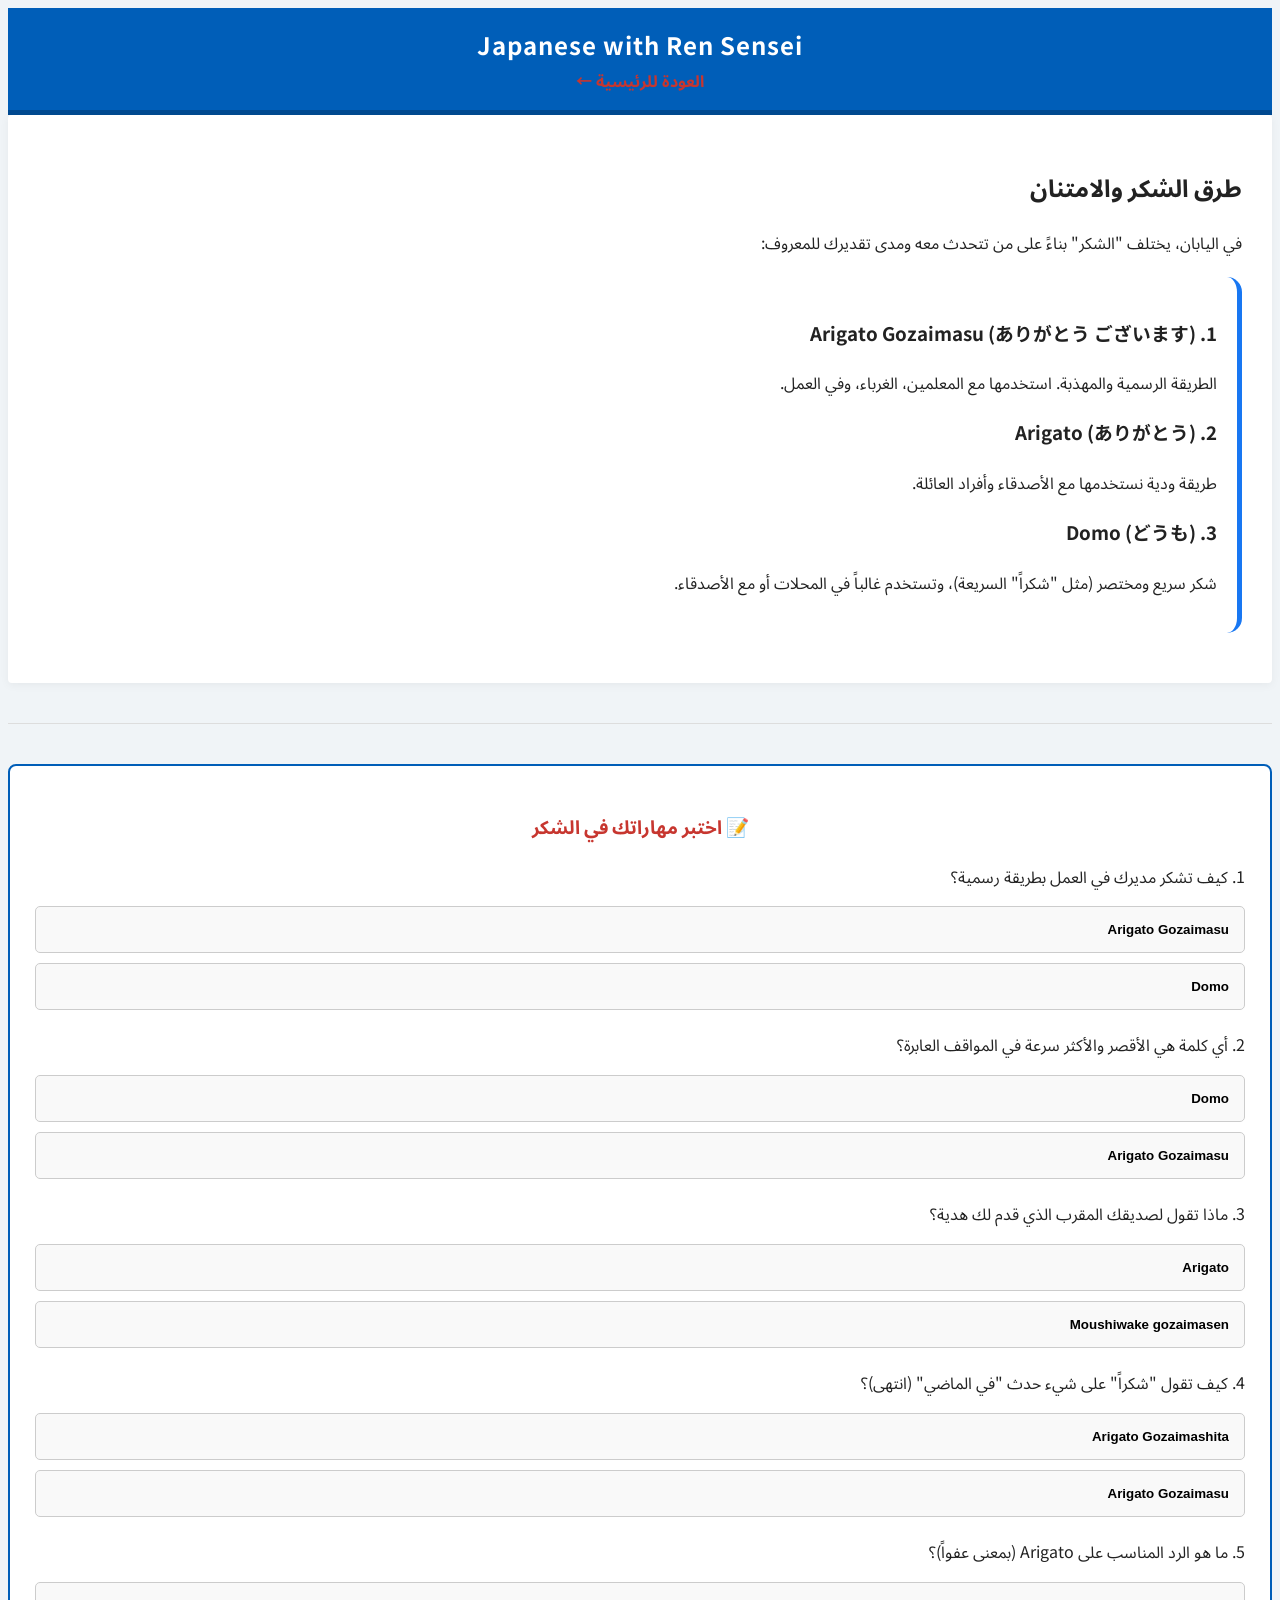
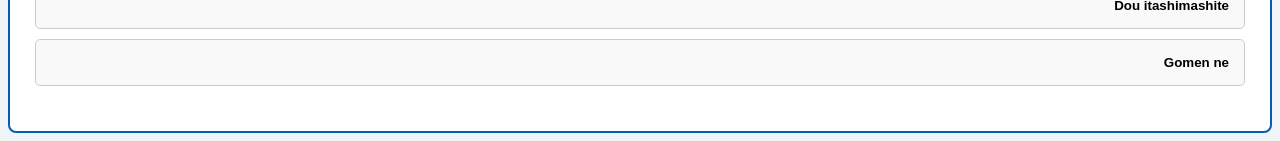
<file: thank-you.html>
<!DOCTYPE html>
<html lang="ar">

<head>
    <meta charset="UTF-8">
    <meta name="viewport" content="width=device-width, initial-scale=1.0">
    <title>طرق الشكر باليابانية | رين سينسي</title>
    <link
        href="https://fonts.googleapis.com/css2?family=Noto+Sans+Arabic:wght@400;700&family=Noto+Sans+JP:wght@400;700&display=swap"
        rel="stylesheet">
    <link rel="stylesheet" href="style.css">
</head>

<body>

    <header class="top-header">
        <div class="container">
            <div class="brand">
                <h1>Japanese with Ren Sensei</h1>
                <a href="index.html" style="text-decoration: none; color: var(--jp-red); font-weight: bold;">← العودة
                    للرئيسية</a>
            </div>
        </div>
    </header>

    <main class="container" dir="rtl">
        <article class="lesson-content">
            <h2>طرق الشكر والامتنان</h2>
            <p>في اليابان، يختلف "الشكر" بناءً على من تتحدث معه ومدى تقديرك للمعروف:</p>

            <div
                style="background: white; padding: 20px; border-radius: 15px; border-right: 5px solid #1877f2; margin: 20px 0;">
                <h3>1. Arigato Gozaimasu (ありがとう ございます)</h3>
                <p>الطريقة الرسمية والمهذبة. استخدمها مع المعلمين، الغرباء، وفي العمل.</p>

                <h3>2. Arigato (ありがとう)</h3>
                <p>طريقة ودية نستخدمها مع الأصدقاء وأفراد العائلة.</p>

                <h3>3. Domo (どうも)</h3>
                <p>شكر سريع ومختصر (مثل "شكراً" السريعة)، وتستخدم غالباً في المحلات أو مع الأصدقاء.</p>
            </div>
        </article>

        <hr style="margin: 40px 0; border: 0; border-top: 1px solid #ddd;">

        <section class="quiz-section">
            <h3 style="text-align: center; color: var(--jp-red);">📝 اختبر مهاراتك في الشكر</h3>

            <div id="quiz-area">
                <div class="quiz-item" style="margin-bottom: 20px;">
                    <p>1. كيف تشكر مديرك في العمل بطريقة رسمية؟</p>
                    <button class="quiz-option" onclick="processQuiz(this, true)">Arigato Gozaimasu</button>
                    <button class="quiz-option" onclick="processQuiz(this, false)">Domo</button>
                </div>

                <div class="quiz-item" style="margin-bottom: 20px;">
                    <p>2. أي كلمة هي الأقصر والأكثر سرعة في المواقف العابرة؟</p>
                    <button class="quiz-option" onclick="processQuiz(this, true)">Domo</button>
                    <button class="quiz-option" onclick="processQuiz(this, false)">Arigato Gozaimasu</button>
                </div>

                <div class="quiz-item" style="margin-bottom: 20px;">
                    <p>3. ماذا تقول لصديقك المقرب الذي قدم لك هدية؟</p>
                    <button class="quiz-option" onclick="processQuiz(this, true)">Arigato</button>
                    <button class="quiz-option" onclick="processQuiz(this, false)">Moushiwake gozaimasen</button>
                </div>

                <div class="quiz-item" style="margin-bottom: 20px;">
                    <p>4. كيف تقول "شكراً" على شيء حدث "في الماضي" (انتهى)؟</p>
                    <button class="quiz-option" onclick="processQuiz(this, true)">Arigato Gozaimashita</button>
                    <button class="quiz-option" onclick="processQuiz(this, false)">Arigato Gozaimasu</button>
                </div>

                <div class="quiz-item" style="margin-bottom: 20px;">
                    <p>5. ما هو الرد المناسب على Arigato (بمعنى عفواً)؟</p>
                    <button class="quiz-option" onclick="processQuiz(this, true)">Dou itashimashite</button>
                    <button class="quiz-option" onclick="processQuiz(this, false)">Gomen ne</button>
                </div>
            </div>

            <div id="quiz-msg"
                style="text-align: center; margin-top: 20px; font-size: 1.5rem; font-weight: bold; color: var(--success);">
            </div>
        </section>
    </main>

    <script>
        let score = 0;
        const currentPage = "thank-you.html";

        function processQuiz(btn, isCorrect) {
            if (isCorrect && !btn.classList.contains('correct')) {
                btn.classList.add('correct');
                btn.parentElement.querySelectorAll('.quiz-option').forEach(b => b.style.pointerEvents = 'none');

                score++;

                if (score >= 5) {
                    document.getElementById('quiz-msg').innerHTML = "أحسنت عمل رائع 👏🏻";
                    saveProgress(currentPage);
                }
            } else if (!isCorrect) {
                btn.classList.add('wrong');
                setTimeout(() => btn.classList.remove('wrong'), 500);
            }
        }

        function saveProgress(filename) {
            let list = JSON.parse(localStorage.getItem('completedLessons') || "[]");
            if (!list.includes(filename)) {
                list.push(filename);
                localStorage.setItem('completedLessons', JSON.stringify(list));
            }
        }
    </script>

</body>

</html>
</file>
<file: style.css>
:root {
    --nhk-blue: #005eb8;
    /* لون NHK الرسمي */
    --nhk-light-blue: #e6f2ff;
    --jp-red: #c7362f;
    --text-dark: #222;
    --success-green: #28a745;
}

body {
    font-family: 'Noto Sans JP', 'Noto Sans Arabic', sans-serif;
    background-color: #f0f4f7;
    color: var(--text-dark);
    line-height: 1.8;
}

/* الهيدر بأسلوب NHK */
.top-header {
    background: var(--nhk-blue);
    color: white;
    padding: 15px 0;
    border-bottom: 5px solid #004a91;
    text-align: center;
}

.top-header h1 {
    margin: 0;
    font-size: 1.5rem;
    letter-spacing: 1px;
}

/* بطاقة الدرس بأسلوب احترافي */
.lesson-content {
    background: white;
    padding: 30px;
    border-radius: 4px;
    /* زوايا حادة قليلاً مثل المواقع الرسمية */
    box-shadow: 0 2px 10px rgba(0, 0, 0, 0.05);
    margin-bottom: 30px;
}

/* جدول المفردات مثل NHK */
.vocab-table {
    width: 100%;
    border-collapse: collapse;
    margin: 20px 0;
}

.vocab-table th,
.vocab-table td {
    border: 1px solid #dee2e6;
    padding: 12px;
    text-align: center;
}

.vocab-table th {
    background-color: var(--nhk-light-blue);
}

/* قسم الاختبار بأسلوب رسمي */
.quiz-section {
    background: #fff;
    border: 2px solid var(--nhk-blue);
    padding: 25px;
    border-radius: 8px;
}

.quiz-option {
    display: block;
    width: 100%;
    padding: 15px;
    margin: 10px 0;
    border: 1px solid #ccc;
    background: #f9f9f9;
    border-radius: 5px;
    text-align: right;
    font-weight: bold;
    cursor: pointer;
    transition: 0.2s;
}

.quiz-option:hover {
    background: var(--nhk-light-blue);
}

.correct {
    background: #d4edda !important;
    color: #155724;
    border-color: #c3e6cb;
}

.wrong {
    background: #f8d7da !important;
    color: #721c24;
    border-color: #f5c6cb;
}

/* ضبط شريط البحث */
.search-section {
    margin: 20px 0;
}

#lessonSearch {
    width: 100%;
    padding: 15px 20px;
    border: 2px solid var(--nhk-blue);
    border-radius: 30px;
    /* جعل الحواف دائرية بأسلوب عصري */
    font-size: 1rem;
    outline: none;
    box-shadow: 0 2px 5px rgba(0, 0, 0, 0.1);
}

/* تنسيق أزرار الدروس في الصفحة الرئيسية */
.lesson-card {
    background: white;
    padding: 20px;
    border-radius: 10px;
    margin-bottom: 15px;
    border-right: 8px solid var(--nhk-blue);
    /* خط جانبي أزرق */
    text-decoration: none;
    display: block;
    color: #333;
    transition: 0.3s;
    box-shadow: 0 2px 5px rgba(0, 0, 0, 0.05);
}

.lesson-card:hover {
    transform: scale(1.02);
    box-shadow: 0 5px 15px rgba(0, 0, 0, 0.1);
}

/* تنسيق زر المشاركة وزر الفيسبوك */
.share-btn,
.fb-footer-btn {
    background: #1877f2;
    color: white;
    border: none;
    padding: 12px 25px;
    border-radius: 50px;
    cursor: pointer;
    font-weight: bold;
    text-decoration: none;
    display: inline-block;
    margin-top: 10px;
    transition: 0.3s;
}

.fb-footer-btn:hover {
    background: #145dbf;
    transform: translateY(-2px);
}

.footer-section {
    text-align: center;
    padding: 40px 20px;
    background: #fff;
    margin-top: 40px;
    border-top: 1px solid #ddd;
}

.kanji-display {
    font-size: 150px;
    /* حجم ضخم جداً */
    font-weight: bold;
    margin: 10px 0;
    color: #222;
    line-height: 1;
    text-shadow: 2px 2px 4px rgba(0, 0, 0, 0.1);
    /* ظل خفيف للجمال */
}

/* لجعل الكرت نفسه يتناسب مع الحجم الكبير */
.kanji-card {
    background: white;
    border-top: 8px solid var(--jp-red);
    border-radius: 12px;
    padding: 40px;
    width: 100%;
    max-width: 550px;
    /* زيادة عرض الكرت */
    text-align: center;
    box-shadow: 0 10px 25px rgba(0, 0, 0, 0.1);
}

/* تنسيق زر أظهر الترجمة بأسلوب NHK */
.show-translation-btn {
    background-color: #f8f9fa;
    color: var(--nhk-blue);
    border: 2px solid var(--nhk-blue);
    padding: 8px 20px;
    border-radius: 5px;
    font-weight: bold;
    cursor: pointer;
    transition: all 0.3s ease;
    display: inline-block;
    margin: 10px 0;
    font-family: 'Noto Sans Arabic', sans-serif;
}

.show-translation-btn:hover {
    background-color: var(--nhk-blue);
    color: white;
    transform: translateY(-2px);
}

/* تنسيق نص الترجمة المخفي */
.translation-text {
    display: none;
    /* مخفي افتراضياً */
    background: #eef6ff;
    padding: 10px;
    border-radius: 5px;
    margin-top: 5px;
    color: #444;
    border-right: 4px solid var(--nhk-blue);
}

/* ألوان وتنسيقات قسم العامية (Slang) */

/* علامة "جديد" أو "عامية" فوق البطاقة */
.slang-tag {
    background: var(--jp-red);
    color: white;
    padding: 3px 12px;
    border-radius: 50px;
    font-size: 0.75rem;
    font-weight: bold;
    display: inline-block;
    margin-bottom: 10px;
    text-transform: uppercase;
}

/* بطاقة Hub العامية الملونة */
.slang-hub-card {
    background: #fffafa !important;
    /* خلفية تميل للاحمرار خفيف */
    border-right: 10px solid var(--jp-red) !important;
}

.slang-hub-card:hover {
    background: #ffebeb !important;
    transform: translateY(-5px);
}

/* تنسيق إضافي لزر أظهر الترجمة داخل دروس العامية */
.slang-vocab-box {
    background: #fdfdfd;
    border: 1px dashed var(--jp-red);
    padding: 15px;
    border-radius: 8px;
    margin: 15px 0;
}

.hub-category h2 {
    font-size: 1.5rem;
    margin-bottom: 20px;
    background: #fff;
    padding: 10px;
    border-radius: 0 8px 8px 0;
}
</file>
